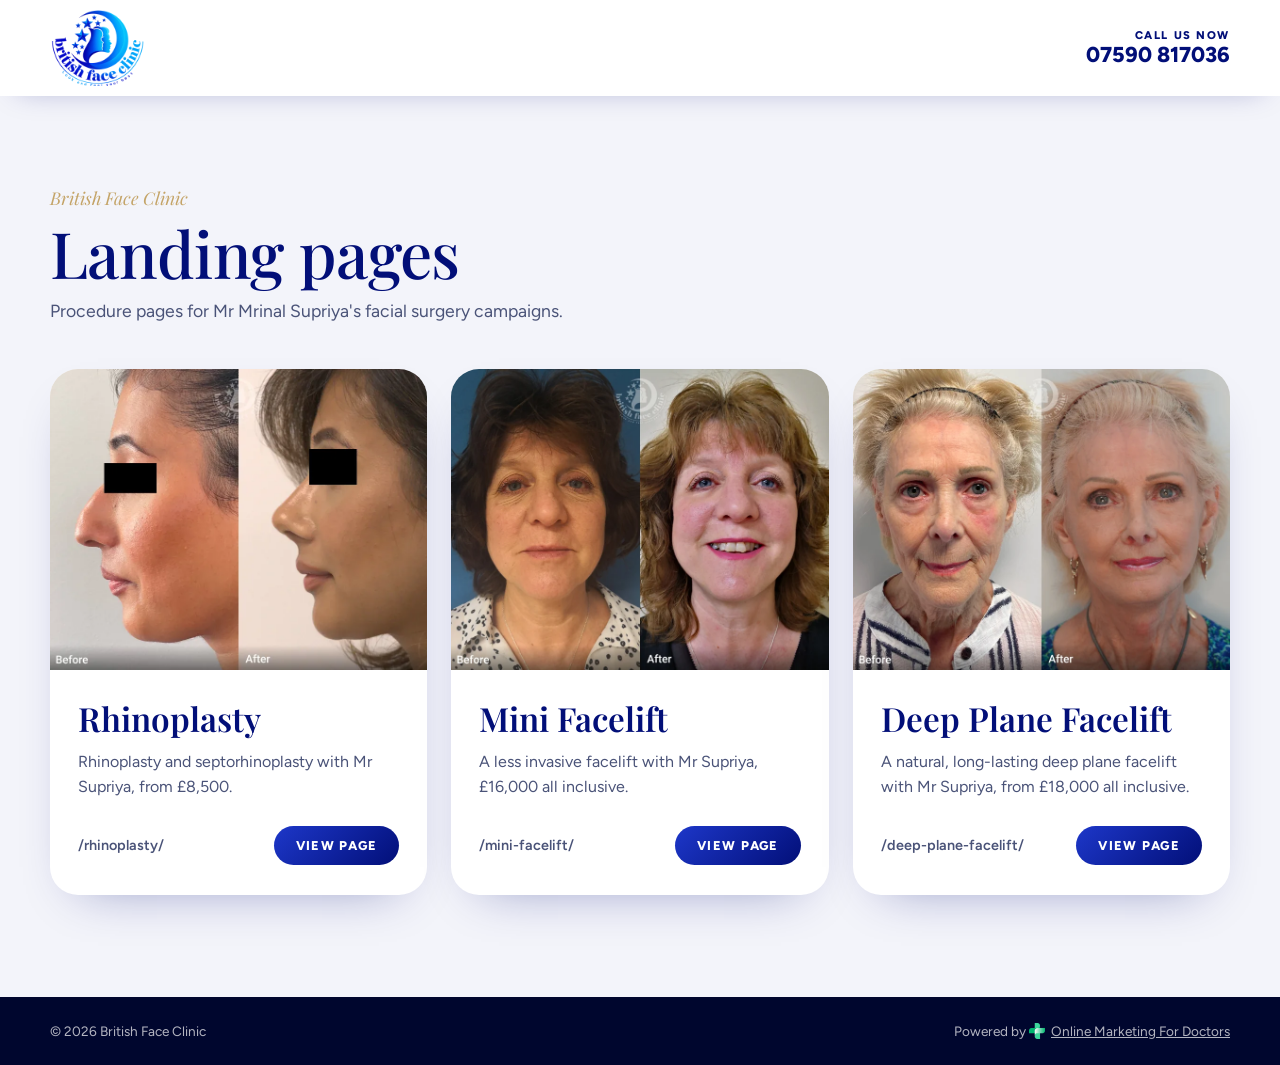
<file: index.html>
<!doctype html>
<html lang="en-GB">
<head>
  <!-- Google Tag Manager -->
  <script>(function(w,d,s,l,i){w[l]=w[l]||[];w[l].push({'gtm.start':
  new Date().getTime(),event:'gtm.js'});var f=d.getElementsByTagName(s)[0],
  j=d.createElement(s),dl=l!='dataLayer'?'&l='+l:'';j.async=true;j.src=
  'https://www.googletagmanager.com/gtm.js?id='+i+dl;f.parentNode.insertBefore(j,f);
  })(window,document,'script','dataLayer','GTM-TG6GB6L');</script>
  <!-- End Google Tag Manager -->
  <meta charset="utf-8">
  <meta name="viewport" content="width=device-width, initial-scale=1">
  <meta name="robots" content="noindex, nofollow, noarchive">
  <title>Landing pages | British Face Clinic</title>
  <meta name="theme-color" content="#020F78">
  <link rel="icon" href="/rhinoplasty/img/logo-bfc.webp" type="image/webp">
  <link rel="preconnect" href="https://fonts.googleapis.com">
  <link rel="preconnect" href="https://fonts.gstatic.com" crossorigin>
  <link href="https://fonts.googleapis.com/css2?family=Playfair+Display:ital,wght@0,400..800;1,400..700&family=Figtree:wght@400;500;600;700;800&display=swap" rel="stylesheet">
  <style>
    :root { --ink: #020F78; --ink-950: #00062E; --royal: #1D37C9; --gold: #C4A468; --gold-soft: #E3CC98; --porcelain: #F3F4FA; --muted: #4A5378; --serif: "Playfair Display", Georgia, serif; --sans: "Figtree", system-ui, sans-serif; }
    * { box-sizing: border-box; }
    body { margin: 0; font-variant-numeric: lining-nums; font-family: var(--sans); color: var(--ink-950); background: var(--porcelain); -webkit-font-smoothing: antialiased; }
    a { color: inherit; }
    .wrap { width: min(1180px, 100% - 32px); margin-inline: auto; }
    header { background: #fff; box-shadow: 0 10px 30px -18px rgba(2, 15, 120, .35); }
    header .wrap { display: flex; align-items: center; justify-content: space-between; gap: 20px; height: 96px; }
    header img { height: 76px; width: auto; display: block; }
    .phone { text-align: right; text-decoration: none; color: var(--ink); line-height: 1.15; }
    .phone span { display: block; font-size: .7rem; font-weight: 800; letter-spacing: .14em; }
    .phone strong { font-size: 1.35rem; font-weight: 800; }
    .intro { padding: clamp(48px, 7vw, 96px) 0 clamp(28px, 4vw, 48px); }
    .kicker { font-family: var(--serif); font-style: italic; color: var(--gold); font-size: 1.1rem; }
    h1 { font-family: var(--serif); font-weight: 500; color: var(--ink); font-size: clamp(2.4rem, 5vw, 4rem); line-height: 1.05; margin: 10px 0 14px; letter-spacing: -.01em; }
    .intro p { color: var(--muted); font-size: 1.1rem; max-width: 52ch; margin: 0; }
    .grid { display: grid; grid-template-columns: repeat(auto-fit, minmax(320px, 1fr)); gap: 24px; padding-bottom: clamp(64px, 8vw, 110px); }
    .card { display: flex; flex-direction: column; background: #fff; border-radius: 28px; overflow: hidden; text-decoration: none; box-shadow: 0 20px 50px -30px rgba(2, 15, 120, .45); transition: transform .35s ease, box-shadow .35s ease; }
    .card:hover, .card:focus-visible { transform: translateY(-6px); box-shadow: 0 34px 70px -34px rgba(2, 15, 120, .6); }
    .card:focus-visible { outline: 3px solid var(--gold); outline-offset: 4px; }
    .media { aspect-ratio: 800 / 639; overflow: hidden; background: var(--ink-950); }
    .media img { width: 100%; height: 100%; object-fit: cover; display: block; transition: transform .6s ease; }
    .card:hover .media img { transform: scale(1.04); }
    .body { padding: 26px 28px 30px; display: flex; flex-direction: column; gap: 10px; flex: 1; }
    .body h2 { font-family: var(--serif); font-weight: 600; color: var(--ink); font-size: clamp(1.7rem, 2.6vw, 2.2rem); margin: 0; }
    .body p { margin: 0; color: var(--muted); line-height: 1.55; }
    .meta { display: flex; flex-wrap: wrap; align-items: center; justify-content: space-between; gap: 12px; margin-top: auto; padding-top: 16px; }
    .path { font-size: .9rem; color: var(--muted); font-weight: 600; }
    .go { display: inline-flex; align-items: center; gap: 8px; padding: 12px 22px; border-radius: 999px; background: linear-gradient(135deg, var(--royal), var(--ink)); color: #fff; font-weight: 800; font-size: .8rem; letter-spacing: .1em; text-transform: uppercase; }
    footer { background: var(--ink-950); color: rgba(255,255,255,.7); font-size: .85rem; padding: 26px 0; }
    footer .wrap { display: flex; flex-wrap: wrap; justify-content: space-between; gap: 10px; }
    @media (max-width: 760px) {
      header .wrap { height: 76px; } header img { height: 58px; }
      .grid { grid-template-columns: 1fr; }
    }
  </style>
</head>
<body>
<!-- Google Tag Manager (noscript) -->
<noscript><iframe src="https://www.googletagmanager.com/ns.html?id=GTM-TG6GB6L"
height="0" width="0" style="display:none;visibility:hidden"></iframe></noscript>
<!-- End Google Tag Manager (noscript) -->

<header>
  <div class="wrap">
    <img src="/rhinoplasty/img/logo-bfc.webp" width="120" height="96" alt="British Face Clinic">
    <a class="phone" href="tel:+447590817036"><span>CALL US NOW</span><strong>07590 817036</strong></a>
  </div>
</header>

<main>
  <section class="intro wrap">
    <span class="kicker">British Face Clinic</span>
    <h1>Landing pages</h1>
    <p>Procedure pages for Mr Mrinal Supriya's facial surgery campaigns.</p>
  </section>

  <section class="wrap grid" aria-label="Landing pages">
    <a class="card" href="/rhinoplasty/">
      <div class="media"><img src="/rhinoplasty/img/ba/hero-1.webp" width="800" height="639" alt="Rhinoplasty patient before and after"></div>
      <div class="body">
        <h2>Rhinoplasty</h2>
        <p>Rhinoplasty and septorhinoplasty with Mr Supriya, from £8,500.</p>
        <div class="meta"><span class="path">/rhinoplasty/</span><span class="go">View page</span></div>
      </div>
    </a>
    <a class="card" href="/mini-facelift/">
      <div class="media"><img src="/mini-facelift/img/ba/p1-1.webp" width="800" height="639" alt="Mini facelift patient before and after"></div>
      <div class="body">
        <h2>Mini Facelift</h2>
        <p>A less invasive facelift with Mr Supriya, £16,000 all inclusive.</p>
        <div class="meta"><span class="path">/mini-facelift/</span><span class="go">View page</span></div>
      </div>
    </a>
    <a class="card" href="/deep-plane-facelift/">
      <div class="media"><img src="/deep-plane-facelift/img/ba/pf74-1.webp" width="800" height="639" alt="Deep plane facelift patient before and after"></div>
      <div class="body">
        <h2>Deep Plane Facelift</h2>
        <p>A natural, long-lasting deep plane facelift with Mr Supriya, from £18,000 all inclusive.</p>
        <div class="meta"><span class="path">/deep-plane-facelift/</span><span class="go">View page</span></div>
      </div>
    </a>
  </section>
</main>

<footer>
  <div class="wrap">
    <span>© <span data-year>2026</span> British Face Clinic</span>
    <span>Powered by <a href="https://onlinemarketingfordoctors.com/" target="_blank" rel="noopener"><img class="omd-icon" src="/rhinoplasty/img/omd-icon.webp" width="16" height="16" alt="" style="display:inline-block;width:16px;height:16px;vertical-align:-3px;margin-right:6px">Online Marketing For Doctors</a></span>
  </div>
</footer>
<script>document.querySelector('[data-year]').textContent = new Date().getFullYear();</script>
</body>
</html>
</file>
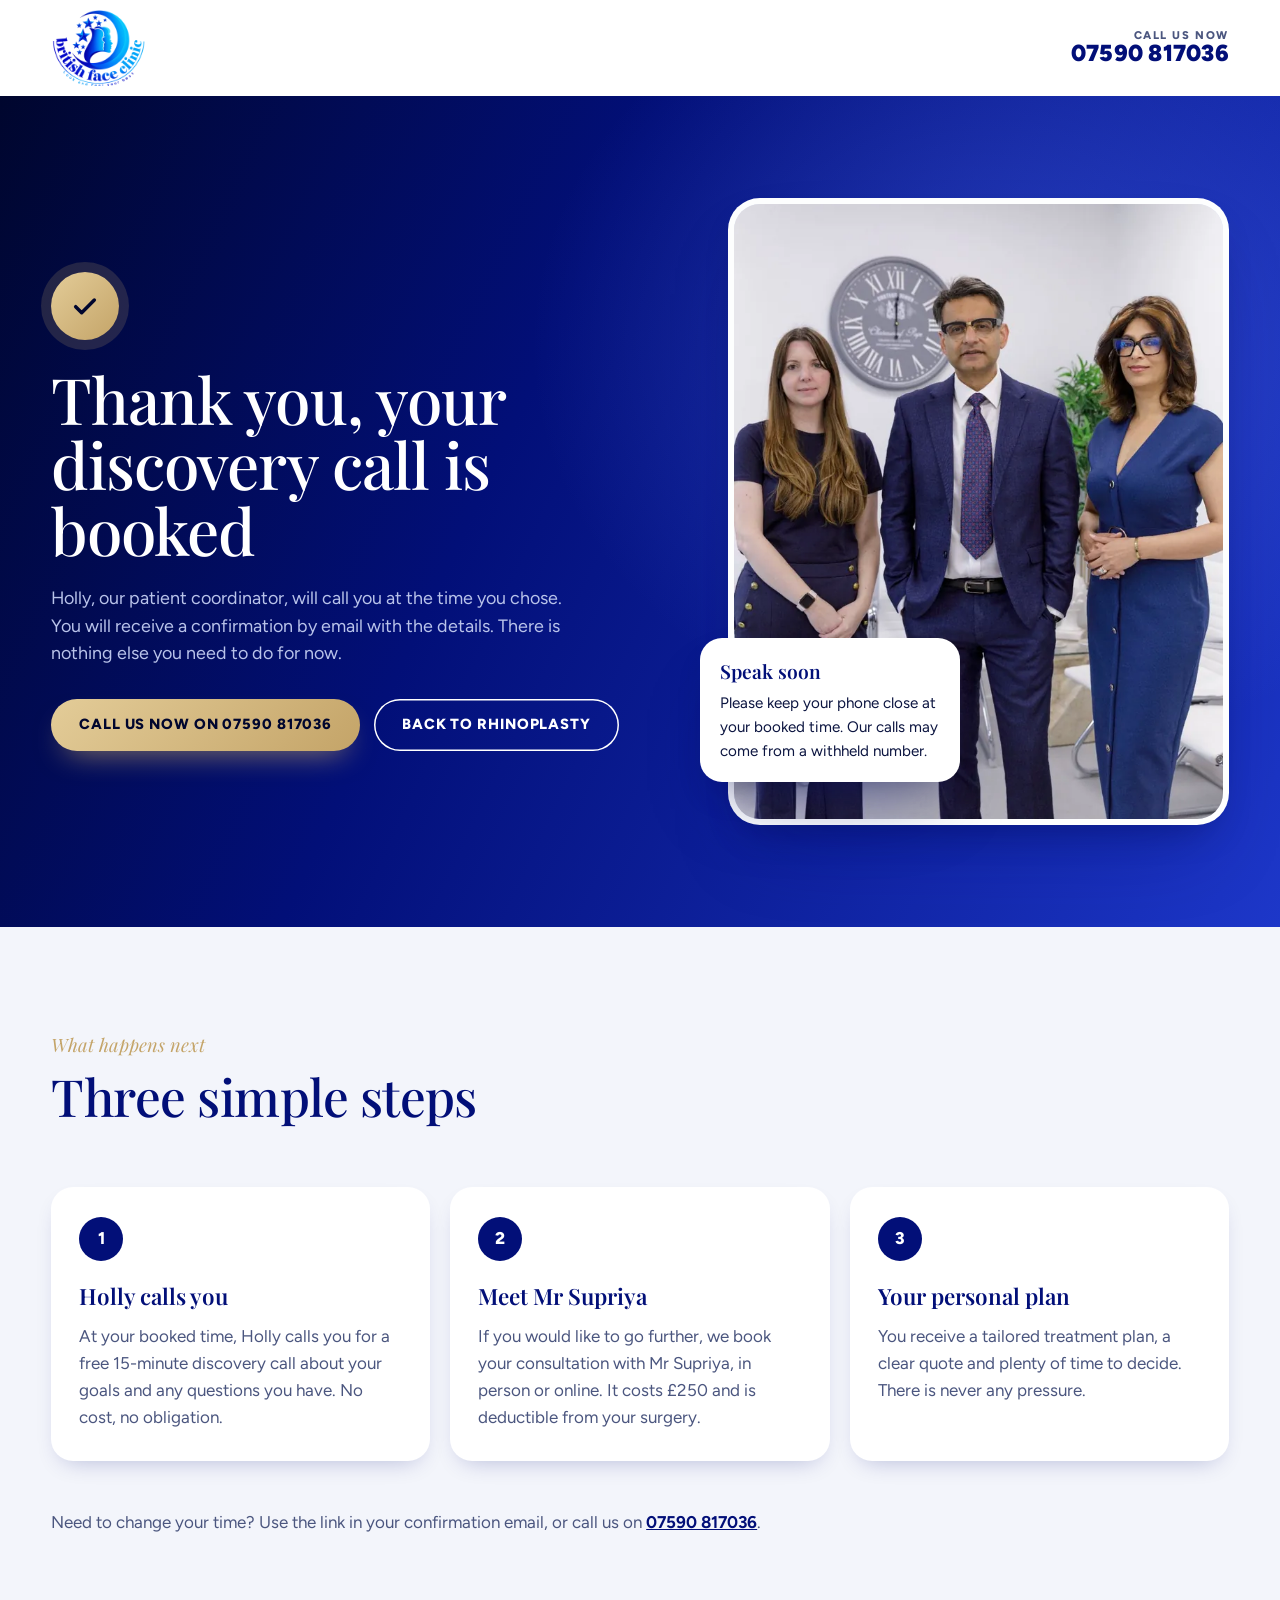
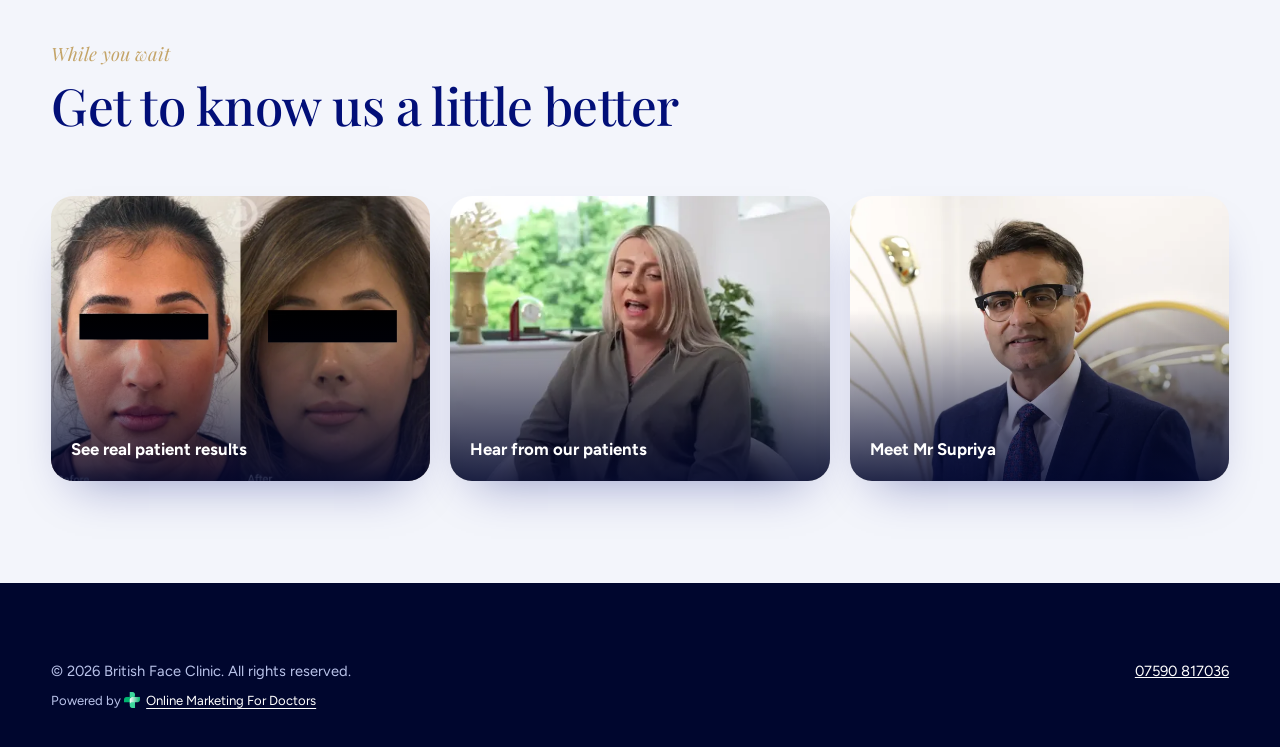
<file: thank-you-booking/index.html>
<!doctype html>
<html lang="en-GB">
<head>
  <!-- Google Tag Manager -->
  <script>(function(w,d,s,l,i){w[l]=w[l]||[];w[l].push({'gtm.start':
  new Date().getTime(),event:'gtm.js'});var f=d.getElementsByTagName(s)[0],
  j=d.createElement(s),dl=l!='dataLayer'?'&l='+l:'';j.async=true;j.src=
  'https://www.googletagmanager.com/gtm.js?id='+i+dl;f.parentNode.insertBefore(j,f);
  })(window,document,'script','dataLayer','GTM-TG6GB6L');</script>
  <!-- End Google Tag Manager -->
  <meta charset="utf-8">
  <meta name="viewport" content="width=device-width, initial-scale=1">
  <meta name="robots" content="noindex, nofollow, noarchive">
  <title>Your discovery call is booked | British Face Clinic</title>
  <meta name="theme-color" content="#020F78">
  <link rel="icon" href="/rhinoplasty/img/logo-bfc.webp" type="image/webp">
  <link rel="preconnect" href="https://fonts.googleapis.com">
  <link rel="preconnect" href="https://fonts.gstatic.com" crossorigin>
  <link href="https://fonts.googleapis.com/css2?family=Playfair+Display:ital,wght@0,400..800;1,400..700&family=Figtree:wght@400;500;600;700;800;900&display=swap" rel="stylesheet">
  <link rel="stylesheet" href="/rhinoplasty/styles.css">
  <style>
    .ty-header { background: #fff; box-shadow: 0 10px 30px -18px rgba(2, 15, 120, .35); }
    .ty-header .wrap { display: flex; align-items: center; justify-content: space-between; gap: 20px; height: 96px; }
    .ty-header .brand img { height: 76px; width: auto; }
    @media (max-width: 640px) { .ty-header .wrap { height: 76px; } .ty-header .brand img { height: 58px; } .ty-header .phone-block span { display: none; } .ty-header .phone-block strong { font-size: 1.15rem; } }

    .ty-hero { position: relative; overflow: hidden; color: #fff; padding: clamp(56px, 8vw, 110px) 0; background: linear-gradient(115deg, var(--ink-950) 0%, var(--ink) 40%, var(--royal) 100%); }
    .ty-hero::before { content: ""; position: absolute; inset: 0; pointer-events: none; background: radial-gradient(55% 70% at 80% 30%, rgba(90, 120, 255, .35), transparent 70%); }
    .ty-grid { position: relative; display: grid; grid-template-columns: 1.1fr .9fr; gap: clamp(32px, 5vw, 72px); align-items: center; }
    .ty-tick { width: 68px; height: 68px; border-radius: 50%; display: grid; place-items: center; background: linear-gradient(135deg, #e3cc98, var(--gold)); color: var(--ink-950); margin-bottom: 26px; box-shadow: 0 0 0 10px rgba(196, 164, 104, .18); }
    .ty-tick svg { width: 32px; height: 32px; }
    .ty-hero .display { font-size: clamp(2.4rem, 5vw, 4.4rem); max-width: 14ch; }
    .ty-hero .lede { color: var(--on-dark-muted); margin: 22px 0 32px; max-width: 48ch; }
    .ty-actions { display: flex; flex-wrap: wrap; gap: 14px; align-items: center; }
    .ty-actions .btn-ghost { color: #fff; }
    .ty-photo { position: relative; }
    .ty-photo .img-card { aspect-ratio: 4 / 5; border: 6px solid rgba(255,255,255,.95); }
    .ty-photo .note { position: absolute; left: -28px; bottom: 28px; max-width: 260px; background: #fff; color: var(--text); border-radius: var(--r-md); padding: 18px 20px; box-shadow: var(--shadow-lg); font-size: .95rem; }
    .ty-photo .note strong { display: block; font-family: var(--serif); font-size: 1.2rem; font-weight: 600; color: var(--ink); margin-bottom: 4px; }
    @media (max-width: 900px) { .ty-grid { grid-template-columns: 1fr; } .ty-photo { max-width: 420px; } .ty-photo .note { left: 12px; } }

    .ty-steps { padding: clamp(64px, 8vw, 110px) 0; }
    .ty-steps ol { list-style: none; margin: 0; padding: 0; display: grid; grid-template-columns: repeat(3, 1fr); gap: 20px; counter-reset: step; }
    .ty-steps li { background: #fff; border-radius: var(--r-md); padding: 30px 28px; box-shadow: var(--shadow-sm); counter-increment: step; }
    .ty-steps li::before { content: counter(step); display: grid; place-items: center; width: 44px; height: 44px; border-radius: 50%; background: var(--ink); color: #fff; font-weight: 800; margin-bottom: 18px; }
    .ty-steps h3 { font-family: var(--serif); font-size: 1.4rem; font-weight: 600; color: var(--ink); margin-bottom: 8px; }
    .ty-steps p { margin: 0; color: var(--muted); }
    .ty-steps .ty-change { margin: 48px 0 0; color: var(--muted); }
    .ty-steps .ty-change a { color: var(--ink); font-weight: 700; }
    @media (max-width: 860px) { .ty-steps ol { grid-template-columns: 1fr; } }

    .ty-more { padding: 0 0 clamp(64px, 8vw, 110px); }
    .ty-more-grid { display: grid; grid-template-columns: repeat(3, 1fr); gap: 20px; }
    .ty-card { position: relative; display: block; border-radius: var(--r-md); overflow: hidden; aspect-ratio: 4 / 3; color: #fff; text-decoration: none; box-shadow: var(--shadow-md); }
    .ty-card img { width: 100%; height: 100%; object-fit: cover; transition: transform .6s ease; }
    .ty-card:hover img { transform: scale(1.04); }
    .ty-card::after { content: ""; position: absolute; inset: 0; background: linear-gradient(180deg, transparent 40%, rgba(0, 6, 46, .85)); }
    .ty-card span { position: absolute; z-index: 1; left: 20px; right: 20px; bottom: 18px; font-weight: 700; font-size: 1.05rem; }
    @media (max-width: 860px) { .ty-more-grid { grid-template-columns: 1fr; } }
  </style>
</head>
<body>
<!-- Google Tag Manager (noscript) -->
<noscript><iframe src="https://www.googletagmanager.com/ns.html?id=GTM-TG6GB6L"
height="0" width="0" style="display:none;visibility:hidden"></iframe></noscript>
<!-- End Google Tag Manager (noscript) -->

<header class="ty-header">
  <div class="wrap">
    <a class="brand" href="/rhinoplasty/"><img src="/rhinoplasty/img/logo-bfc.webp" width="120" height="96" alt="British Face Clinic, back to the rhinoplasty page"></a>
    <a class="phone-block" href="tel:+447590817036"><span>CALL US NOW</span><strong>07590 817036</strong></a>
  </div>
</header>

<main id="main">
  <section class="ty-hero" aria-labelledby="ty-title">
    <div class="wrap ty-grid">
      <div>
        <div class="ty-tick" aria-hidden="true"><svg viewBox="0 0 24 24" fill="none" stroke="currentColor" stroke-width="2.6" stroke-linecap="round" stroke-linejoin="round"><path d="M5 12.5l4.5 4.5L19 7.5"/></svg></div>
        <h1 class="display" id="ty-title">Thank you, your discovery call is booked</h1>
        <p class="lede">Holly, our patient coordinator, will call you at the time you chose. You will receive a confirmation by email with the details. There is nothing else you need to do for now.</p>
        <div class="ty-actions">
          <a class="btn btn-gold" href="tel:+447590817036">Call us now on 07590 817036</a>
          <a class="btn btn-ghost" href="/rhinoplasty/">Back to rhinoplasty</a>
        </div>
      </div>
      <div class="ty-photo">
        <div class="img-card"><img src="/rhinoplasty/img/book-team.webp" srcset="/rhinoplasty/img/book-team-700.webp 700w, /rhinoplasty/img/book-team.webp 1067w" sizes="(max-width: 900px) 90vw, 40vw" width="1067" height="1600" alt="Mr Supriya with members of the British Face Clinic team"></div>
        <p class="note"><strong>Speak soon</strong>Please keep your phone close at your booked time. Our calls may come from a withheld number.</p>
      </div>
    </div>
  </section>

  <section class="ty-steps" aria-labelledby="steps-title">
    <div class="wrap">
      <div class="section-head">
        <span class="kicker">What happens next</span>
        <h2 class="h2" id="steps-title" style="color:var(--ink)">Three simple steps</h2>
      </div>
      <ol>
        <li><h3>Holly calls you</h3><p>At your booked time, Holly calls you for a free 15-minute discovery call about your goals and any questions you have. No cost, no obligation.</p></li>
        <li><h3>Meet Mr Supriya</h3><p>If you would like to go further, we book your consultation with Mr Supriya, in person or online. It costs £250 and is deductible from your surgery.</p></li>
        <li><h3>Your personal plan</h3><p>You receive a tailored treatment plan, a clear quote and plenty of time to decide. There is never any pressure.</p></li>
      </ol>
      <p class="ty-change">Need to change your time? Use the link in your confirmation email, or call us on <a href="tel:+447590817036">07590 817036</a>.</p>
    </div>
  </section>

  <section class="ty-more" aria-labelledby="more-title">
    <div class="wrap">
      <div class="section-head">
        <span class="kicker">While you wait</span>
        <h2 class="h2" id="more-title" style="color:var(--ink)">Get to know us a little better</h2>
      </div>
      <div class="ty-more-grid">
        <a class="ty-card" href="/rhinoplasty/#results"><img src="/rhinoplasty/img/ba/hero-3.webp" width="800" height="639" loading="lazy" alt=""><span>See real patient results</span></a>
        <a class="ty-card" href="/rhinoplasty/#reviews"><img src="/rhinoplasty/img/poster-anne-640.webp" width="640" height="360" loading="lazy" alt=""><span>Hear from our patients</span></a>
        <a class="ty-card" href="/rhinoplasty/#surgeon"><img src="/rhinoplasty/img/supriya-portrait-800.webp" width="800" height="1200" loading="lazy" alt="" style="object-position:50% 25%"><span>Meet Mr Supriya</span></a>
      </div>
    </div>
  </section>
</main>

<footer class="site-footer">
  <div class="wrap">
    <div class="f-bottom" style="margin-top:0;border-top:0;padding-top:0">
      <div class="f-legal">
        <span>© <span data-year>2026</span> British Face Clinic. All rights reserved.</span>
        <span class="f-credit">Powered by <a href="https://onlinemarketingfordoctors.com/" target="_blank" rel="noopener"><img class="omd-icon" src="/rhinoplasty/img/omd-icon.webp" width="16" height="16" alt="" style="display:inline-block;width:16px;height:16px;vertical-align:-3px;margin-right:6px">Online Marketing For Doctors</a></span>
      </div>
      <a href="tel:+447590817036">07590 817036</a>
    </div>
  </div>
</footer>
<script>document.querySelector('[data-year]').textContent = new Date().getFullYear();</script>
</body>
</html>
</file>
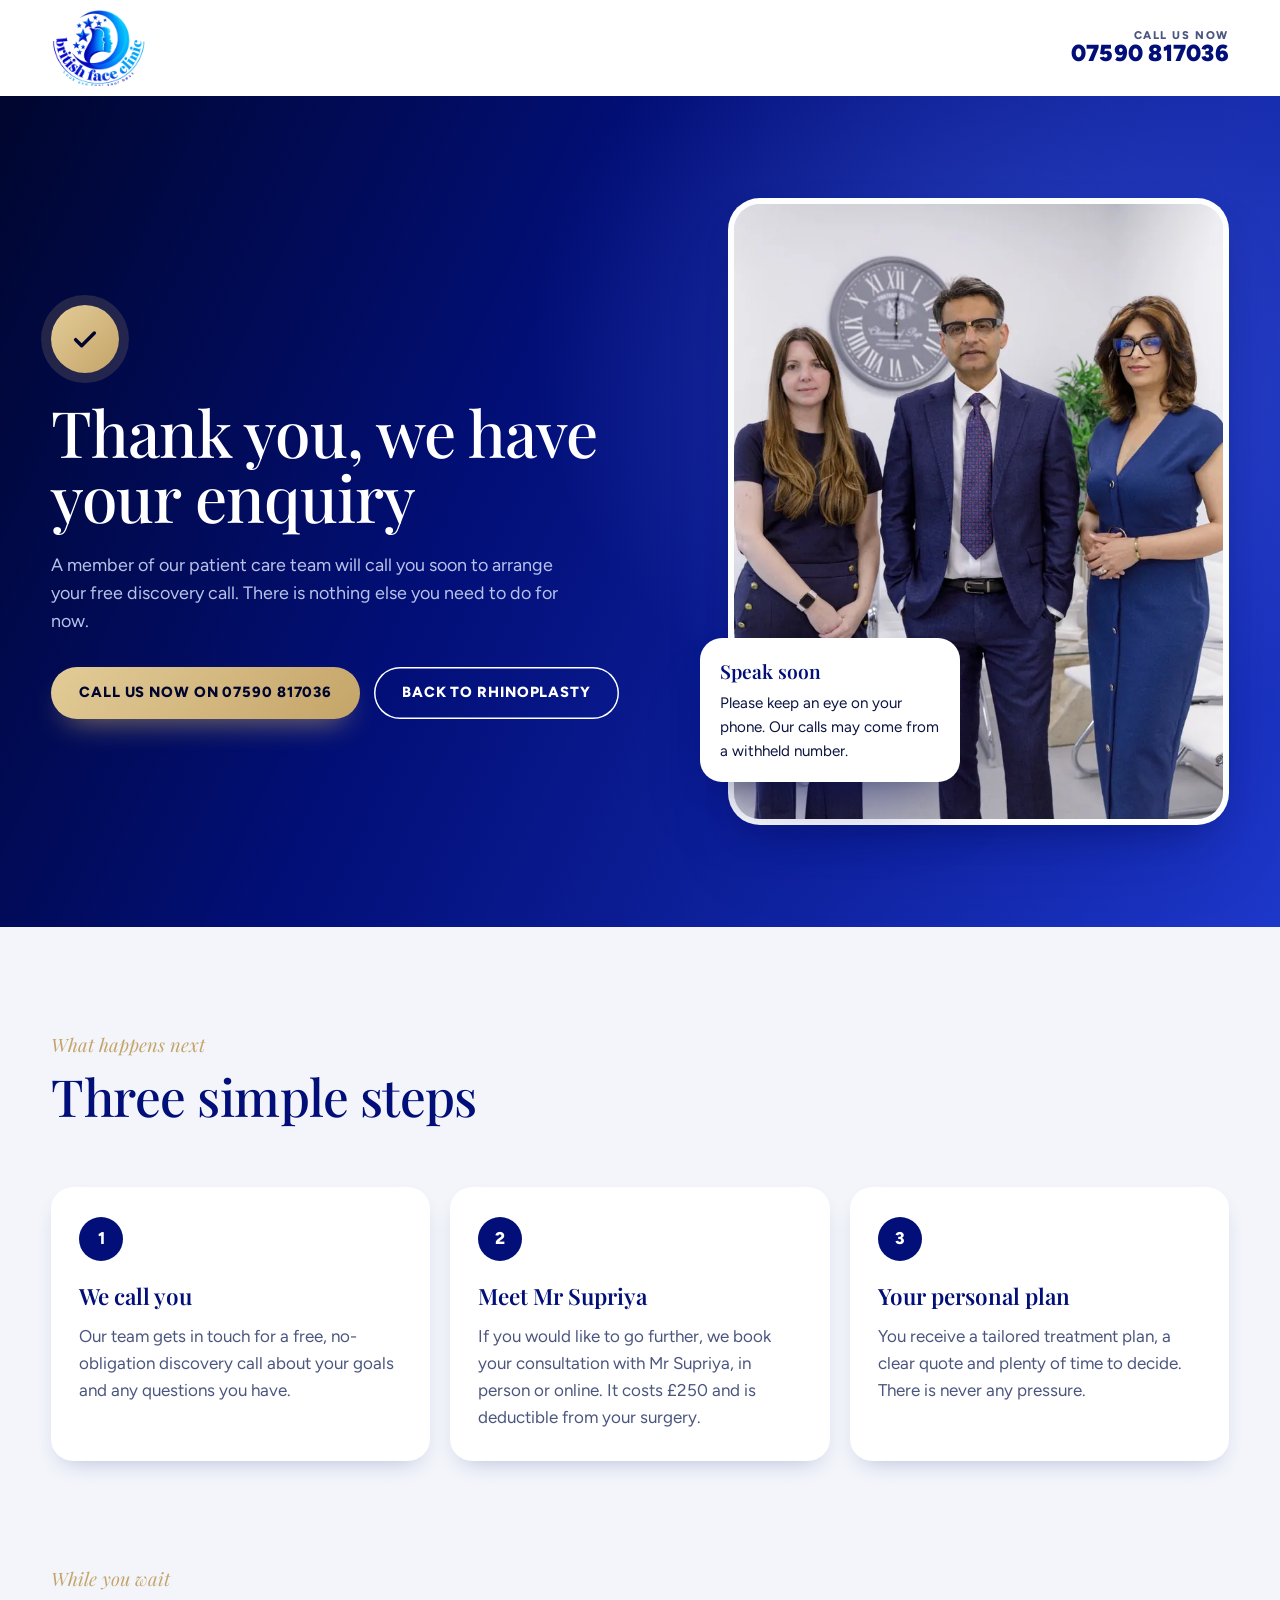
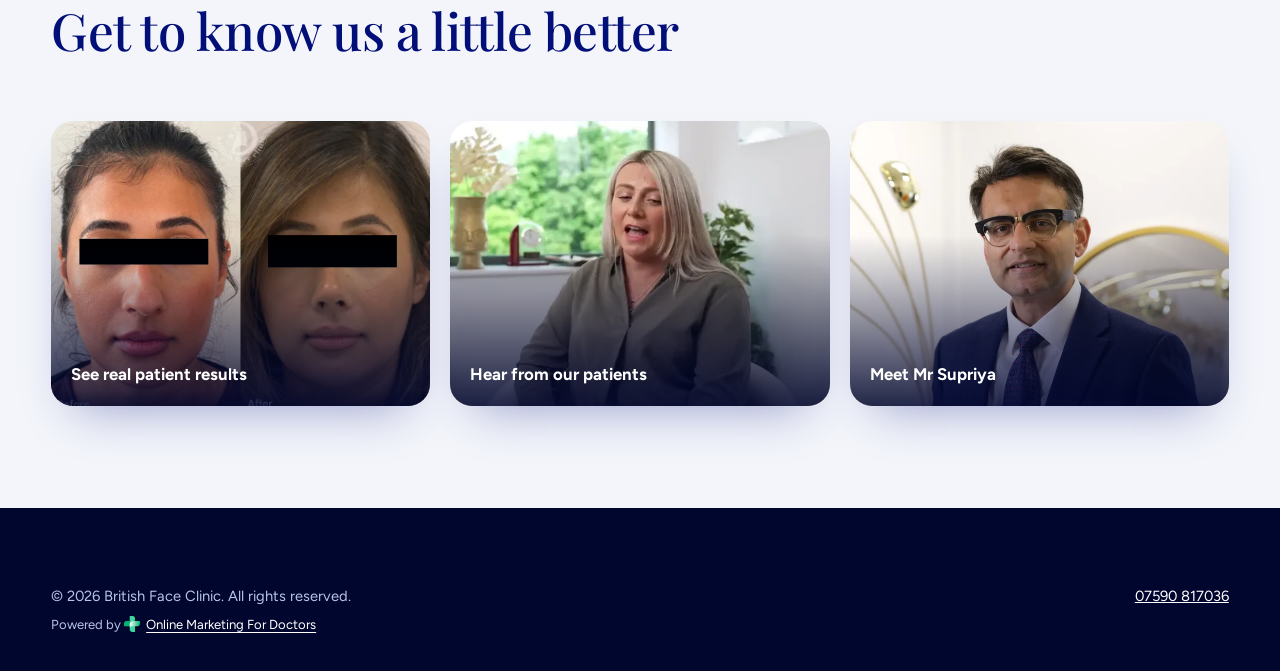
<file: thank-you-enquiry/index.html>
<!doctype html>
<html lang="en-GB">
<head>
  <!-- Google Tag Manager -->
  <script>(function(w,d,s,l,i){w[l]=w[l]||[];w[l].push({'gtm.start':
  new Date().getTime(),event:'gtm.js'});var f=d.getElementsByTagName(s)[0],
  j=d.createElement(s),dl=l!='dataLayer'?'&l='+l:'';j.async=true;j.src=
  'https://www.googletagmanager.com/gtm.js?id='+i+dl;f.parentNode.insertBefore(j,f);
  })(window,document,'script','dataLayer','GTM-TG6GB6L');</script>
  <!-- End Google Tag Manager -->
  <meta charset="utf-8">
  <meta name="viewport" content="width=device-width, initial-scale=1">
  <meta name="robots" content="noindex, nofollow, noarchive">
  <title>Thank you for your enquiry | British Face Clinic</title>
  <meta name="theme-color" content="#020F78">
  <link rel="icon" href="/rhinoplasty/img/logo-bfc.webp" type="image/webp">
  <link rel="preconnect" href="https://fonts.googleapis.com">
  <link rel="preconnect" href="https://fonts.gstatic.com" crossorigin>
  <link href="https://fonts.googleapis.com/css2?family=Playfair+Display:ital,wght@0,400..800;1,400..700&family=Figtree:wght@400;500;600;700;800;900&display=swap" rel="stylesheet">
  <link rel="stylesheet" href="/rhinoplasty/styles.css">
  <style>
    .ty-header { background: #fff; box-shadow: 0 10px 30px -18px rgba(2, 15, 120, .35); }
    .ty-header .wrap { display: flex; align-items: center; justify-content: space-between; gap: 20px; height: 96px; }
    .ty-header .brand img { height: 76px; width: auto; }
    @media (max-width: 640px) { .ty-header .wrap { height: 76px; } .ty-header .brand img { height: 58px; } .ty-header .phone-block span { display: none; } .ty-header .phone-block strong { font-size: 1.15rem; } }

    .ty-hero { position: relative; overflow: hidden; color: #fff; padding: clamp(56px, 8vw, 110px) 0; background: linear-gradient(115deg, var(--ink-950) 0%, var(--ink) 40%, var(--royal) 100%); }
    .ty-hero::before { content: ""; position: absolute; inset: 0; pointer-events: none; background: radial-gradient(55% 70% at 80% 30%, rgba(90, 120, 255, .35), transparent 70%); }
    .ty-grid { position: relative; display: grid; grid-template-columns: 1.1fr .9fr; gap: clamp(32px, 5vw, 72px); align-items: center; }
    .ty-tick { width: 68px; height: 68px; border-radius: 50%; display: grid; place-items: center; background: linear-gradient(135deg, #e3cc98, var(--gold)); color: var(--ink-950); margin-bottom: 26px; box-shadow: 0 0 0 10px rgba(196, 164, 104, .18); }
    .ty-tick svg { width: 32px; height: 32px; }
    .ty-hero .display { font-size: clamp(2.4rem, 5vw, 4.4rem); max-width: 14ch; }
    .ty-hero .lede { color: var(--on-dark-muted); margin: 22px 0 32px; max-width: 48ch; }
    .ty-actions { display: flex; flex-wrap: wrap; gap: 14px; align-items: center; }
    .ty-actions .btn-ghost { color: #fff; }
    .ty-photo { position: relative; }
    .ty-photo .img-card { aspect-ratio: 4 / 5; border: 6px solid rgba(255,255,255,.95); }
    .ty-photo .note { position: absolute; left: -28px; bottom: 28px; max-width: 260px; background: #fff; color: var(--text); border-radius: var(--r-md); padding: 18px 20px; box-shadow: var(--shadow-lg); font-size: .95rem; }
    .ty-photo .note strong { display: block; font-family: var(--serif); font-size: 1.2rem; font-weight: 600; color: var(--ink); margin-bottom: 4px; }
    @media (max-width: 900px) { .ty-grid { grid-template-columns: 1fr; } .ty-photo { max-width: 420px; } .ty-photo .note { left: 12px; } }

    .ty-steps { padding: clamp(64px, 8vw, 110px) 0; }
    .ty-steps ol { list-style: none; margin: 0; padding: 0; display: grid; grid-template-columns: repeat(3, 1fr); gap: 20px; counter-reset: step; }
    .ty-steps li { background: #fff; border-radius: var(--r-md); padding: 30px 28px; box-shadow: var(--shadow-sm); counter-increment: step; }
    .ty-steps li::before { content: counter(step); display: grid; place-items: center; width: 44px; height: 44px; border-radius: 50%; background: var(--ink); color: #fff; font-weight: 800; margin-bottom: 18px; }
    .ty-steps h3 { font-family: var(--serif); font-size: 1.4rem; font-weight: 600; color: var(--ink); margin-bottom: 8px; }
    .ty-steps p { margin: 0; color: var(--muted); }
    @media (max-width: 860px) { .ty-steps ol { grid-template-columns: 1fr; } }

    .ty-more { padding: 0 0 clamp(64px, 8vw, 110px); }
    .ty-more-grid { display: grid; grid-template-columns: repeat(3, 1fr); gap: 20px; }
    .ty-card { position: relative; display: block; border-radius: var(--r-md); overflow: hidden; aspect-ratio: 4 / 3; color: #fff; text-decoration: none; box-shadow: var(--shadow-md); }
    .ty-card img { width: 100%; height: 100%; object-fit: cover; transition: transform .6s ease; }
    .ty-card:hover img { transform: scale(1.04); }
    .ty-card::after { content: ""; position: absolute; inset: 0; background: linear-gradient(180deg, transparent 40%, rgba(0, 6, 46, .85)); }
    .ty-card span { position: absolute; z-index: 1; left: 20px; right: 20px; bottom: 18px; font-weight: 700; font-size: 1.05rem; }
    @media (max-width: 860px) { .ty-more-grid { grid-template-columns: 1fr; } }
  </style>
</head>
<body>
<!-- Google Tag Manager (noscript) -->
<noscript><iframe src="https://www.googletagmanager.com/ns.html?id=GTM-TG6GB6L"
height="0" width="0" style="display:none;visibility:hidden"></iframe></noscript>
<!-- End Google Tag Manager (noscript) -->

<header class="ty-header">
  <div class="wrap">
    <a class="brand" href="/rhinoplasty/"><img src="/rhinoplasty/img/logo-bfc.webp" width="120" height="96" alt="British Face Clinic, back to the rhinoplasty page"></a>
    <a class="phone-block" href="tel:+447590817036"><span>CALL US NOW</span><strong>07590 817036</strong></a>
  </div>
</header>

<main id="main">
  <section class="ty-hero" aria-labelledby="ty-title">
    <div class="wrap ty-grid">
      <div>
        <div class="ty-tick" aria-hidden="true"><svg viewBox="0 0 24 24" fill="none" stroke="currentColor" stroke-width="2.6" stroke-linecap="round" stroke-linejoin="round"><path d="M5 12.5l4.5 4.5L19 7.5"/></svg></div>
        <h1 class="display" id="ty-title">Thank you, we have your enquiry</h1>
        <p class="lede">A member of our patient care team will call you soon to arrange your free discovery call. There is nothing else you need to do for now.</p>
        <div class="ty-actions">
          <a class="btn btn-gold" href="tel:+447590817036">Call us now on 07590 817036</a>
          <a class="btn btn-ghost" href="/rhinoplasty/">Back to rhinoplasty</a>
        </div>
      </div>
      <div class="ty-photo">
        <div class="img-card"><img src="/rhinoplasty/img/book-team.webp" srcset="/rhinoplasty/img/book-team-700.webp 700w, /rhinoplasty/img/book-team.webp 1067w" sizes="(max-width: 900px) 90vw, 40vw" width="1067" height="1600" alt="Mr Supriya with members of the British Face Clinic team"></div>
        <p class="note"><strong>Speak soon</strong>Please keep an eye on your phone. Our calls may come from a withheld number.</p>
      </div>
    </div>
  </section>

  <section class="ty-steps" aria-labelledby="steps-title">
    <div class="wrap">
      <div class="section-head">
        <span class="kicker">What happens next</span>
        <h2 class="h2" id="steps-title" style="color:var(--ink)">Three simple steps</h2>
      </div>
      <ol>
        <li><h3>We call you</h3><p>Our team gets in touch for a free, no-obligation discovery call about your goals and any questions you have.</p></li>
        <li><h3>Meet Mr Supriya</h3><p>If you would like to go further, we book your consultation with Mr Supriya, in person or online. It costs £250 and is deductible from your surgery.</p></li>
        <li><h3>Your personal plan</h3><p>You receive a tailored treatment plan, a clear quote and plenty of time to decide. There is never any pressure.</p></li>
      </ol>
    </div>
  </section>

  <section class="ty-more" aria-labelledby="more-title">
    <div class="wrap">
      <div class="section-head">
        <span class="kicker">While you wait</span>
        <h2 class="h2" id="more-title" style="color:var(--ink)">Get to know us a little better</h2>
      </div>
      <div class="ty-more-grid">
        <a class="ty-card" href="/rhinoplasty/#results"><img src="/rhinoplasty/img/ba/hero-3.webp" width="800" height="639" loading="lazy" alt=""><span>See real patient results</span></a>
        <a class="ty-card" href="/rhinoplasty/#reviews"><img src="/rhinoplasty/img/poster-anne-640.webp" width="640" height="360" loading="lazy" alt=""><span>Hear from our patients</span></a>
        <a class="ty-card" href="/rhinoplasty/#surgeon"><img src="/rhinoplasty/img/supriya-portrait-800.webp" width="800" height="1200" loading="lazy" alt="" style="object-position:50% 25%"><span>Meet Mr Supriya</span></a>
      </div>
    </div>
  </section>
</main>

<footer class="site-footer">
  <div class="wrap">
    <div class="f-bottom" style="margin-top:0;border-top:0;padding-top:0">
      <div class="f-legal">
        <span>© <span data-year>2026</span> British Face Clinic. All rights reserved.</span>
        <span class="f-credit">Powered by <a href="https://onlinemarketingfordoctors.com/" target="_blank" rel="noopener"><img class="omd-icon" src="/rhinoplasty/img/omd-icon.webp" width="16" height="16" alt="" style="display:inline-block;width:16px;height:16px;vertical-align:-3px;margin-right:6px">Online Marketing For Doctors</a></span>
      </div>
      <a href="tel:+447590817036">07590 817036</a>
    </div>
  </div>
</footer>
<script>document.querySelector('[data-year]').textContent = new Date().getFullYear();</script>
</body>
</html>
</file>
<file: rhinoplasty/styles.css>
/* British Face Clinic: Rhinoplasty landing page */

:root {
  --ink: #020F78;
  --ink-800: #03127f;
  --ink-900: #010a52;
  --ink-950: #00062e;
  --royal: #1d37c9;
  --porcelain: #f3f5fb;
  --mist: #dde4f6;
  --gold: #c4a468;
  --gold-soft: #eadfc6;
  --white: #ffffff;
  --text: #0c1540;
  --muted: #4b567f;
  --on-dark-muted: #b9c3ea;

  --serif: "Playfair Display", Georgia, serif;
  --sans: "Figtree", "Helvetica Neue", Arial, sans-serif;

  --r-lg: 32px;
  --r-md: 22px;
  --r-sm: 14px;
  --shadow-lg: 0 40px 80px -30px rgba(2, 15, 120, .45), 0 18px 36px -18px rgba(0, 6, 46, .35);
  --shadow-md: 0 24px 48px -24px rgba(2, 15, 120, .40);
  --shadow-sm: 0 10px 24px -12px rgba(2, 15, 120, .30);

  --gutter: clamp(16px, 4vw, 56px);
  --maxw: 1320px;
  --header-h: 112px;
  --header-compact: 76px;
}

*, *::before, *::after { box-sizing: border-box; }
html { scroll-behavior: smooth; scroll-padding-top: calc(var(--header-compact) + 12px); -webkit-text-size-adjust: 100%; }
body {
  margin: 0;
  font-family: var(--sans);
  font-size: 17px;
  line-height: 1.6;
  color: var(--text);
  background: var(--porcelain);
  -webkit-font-smoothing: antialiased;
  overflow-x: hidden;
}
@supports (overflow: clip) { html, body { overflow-x: clip; } }
img, video, iframe { display: block; max-width: 100%; }
img { height: auto; }
a { color: inherit; }
button { font: inherit; color: inherit; cursor: pointer; }
h1, h2, h3, h4 { margin: 0; font-weight: 500; }
p { margin: 0 0 1em; }
ul { margin: 0; padding: 0; list-style: none; }

:focus-visible { outline: 3px solid var(--gold); outline-offset: 3px; border-radius: 6px; }
.sr-only { position: absolute; width: 1px; height: 1px; overflow: hidden; clip: rect(0 0 0 0); white-space: nowrap; }
.skip { position: absolute; left: 16px; top: -60px; z-index: 200; background: var(--gold); color: var(--ink-950); padding: 10px 16px; border-radius: 10px; font-weight: 700; }
.skip:focus { top: 12px; }

.wrap { width: 100%; max-width: var(--maxw); margin: 0 auto; padding: 0 var(--gutter); }

/* Type */
.display {
  font-family: var(--serif);
  font-weight: 500;
  letter-spacing: -.015em;
  line-height: 1.02;
  font-size: clamp(2.6rem, 5.6vw, 5.2rem);
}
.h2 {
  font-family: var(--serif);
  font-weight: 500;
  letter-spacing: -.01em;
  line-height: 1.06;
  font-size: clamp(2.1rem, 4vw, 3.6rem);
  text-wrap: balance;
}
.h3 { font-family: var(--serif); font-size: clamp(1.4rem, 2vw, 1.8rem); line-height: 1.15; }
.lede { font-size: clamp(1.08rem, 1.4vw, 1.25rem); line-height: 1.55; color: var(--muted); max-width: 60ch; }
.on-dark { color: var(--white); }
.on-dark .lede, .on-dark .muted { color: var(--on-dark-muted); }
.muted { color: var(--muted); }
.kicker { font-family: var(--serif); font-style: italic; font-size: 1.15rem; color: var(--gold); margin-bottom: .6rem; display: block; }

/* Buttons */
.btn {
  display: inline-flex; align-items: center; justify-content: center; gap: .6em;
  min-height: 52px; padding: 0 28px;
  border-radius: 999px; border: 0;
  font-family: var(--sans); font-weight: 800; font-size: .92rem; letter-spacing: .06em; text-transform: uppercase;
  text-decoration: none; white-space: nowrap;
  transition: transform .25s ease, box-shadow .25s ease, background-color .25s ease;
}
.btn-primary { background: linear-gradient(135deg, var(--royal), var(--ink) 60%); color: var(--white); box-shadow: 0 14px 30px -12px rgba(2, 15, 120, .7); }
.btn-primary:hover { transform: translateY(-2px); box-shadow: 0 20px 36px -14px rgba(2, 15, 120, .8); }
.btn-gold { background: linear-gradient(135deg, #e3cc98, var(--gold)); color: var(--ink-950); box-shadow: 0 14px 30px -14px rgba(196, 164, 104, .8); }
.btn-gold:hover { transform: translateY(-2px); }
.btn-ghost { background: transparent; color: inherit; box-shadow: inset 0 0 0 1.5px currentColor; }
.btn-ghost:hover { background: rgba(255,255,255,.08); }
.btn svg { width: 18px; height: 18px; flex: none; }

[class$="-grid"] > *, .price-row > *, .why-bento > * { min-width: 0; }
.h2 + .lede { margin-top: 18px; }
@media (max-width: 560px) {
  .btn { white-space: normal; text-align: center; line-height: 1.25; padding: 14px 24px; }
}

/* ------------------------------------------------ Header */
.site-header {
  position: sticky; top: 0; z-index: 100;
  background: rgba(243, 245, 251, .86);
  backdrop-filter: saturate(160%) blur(14px);
  -webkit-backdrop-filter: saturate(160%) blur(14px);
  transition: box-shadow .3s ease, background-color .3s ease;
}
.site-header.is-scrolled { background: rgba(255,255,255,.94); box-shadow: 0 10px 30px -18px rgba(2, 15, 120, .45); }
.header-inner {
  display: grid;
  grid-template-columns: auto 1fr auto;
  align-items: center;
  gap: 24px;
  height: var(--header-h);
  transition: height .35s ease;
}
.brand { display: flex; align-items: center; gap: 12px; text-decoration: none; }
.brand img { width: auto; height: 92px; transition: height .35s ease; }
/* Sticky state: shorter bar, smaller logo */
.site-header.is-scrolled .header-inner { height: var(--header-compact); }
.site-header.is-scrolled .brand img { height: 58px; }
.main-nav { justify-self: center; }
.main-nav ul { display: flex; gap: clamp(14px, 1.8vw, 30px); }
.main-nav a {
  text-decoration: none; font-weight: 800; font-size: .82rem; letter-spacing: .1em; text-transform: uppercase; color: var(--ink);
  position: relative; padding: 6px 0;
}
.main-nav a::after { content: ""; position: absolute; left: 0; right: 0; bottom: 0; height: 2px; background: var(--gold); transform: scaleX(0); transform-origin: left; transition: transform .3s ease; }
.main-nav a:hover::after, .main-nav a[aria-current="true"]::after { transform: scaleX(1); }
.header-cta { display: flex; align-items: center; gap: 22px; }
.phone-block { text-decoration: none; display: grid; line-height: 1.1; text-align: right; }
.phone-block span { font-size: .7rem; font-weight: 800; letter-spacing: .14em; color: var(--muted); }
.phone-block strong { font-size: 1.45rem; font-weight: 900; color: var(--ink); letter-spacing: .01em; }
.header-mobile { display: none; }
.icon-btn { width: 46px; height: 46px; border-radius: 50%; border: 0; display: grid; place-items: center; background: var(--white); color: var(--ink); box-shadow: var(--shadow-sm); text-decoration: none; }
.icon-btn svg { width: 22px; height: 22px; }
.mobile-book { display: none; }

.mobile-menu {
  position: fixed; inset: 0; z-index: 150;
  background: linear-gradient(160deg, var(--ink) 0%, var(--ink-950) 100%);
  color: var(--white);
  padding: 24px var(--gutter) 40px;
  display: flex; flex-direction: column;
  transform: translateY(-100%); visibility: hidden;
  transition: transform .45s cubic-bezier(.7,0,.2,1), visibility 0s linear .45s;
}
.mobile-menu.is-open { transform: none; visibility: visible; transition: transform .45s cubic-bezier(.7,0,.2,1); }
.mobile-menu .close { align-self: flex-end; }
.mobile-menu nav ul { display: grid; gap: 6px; margin: 30px 0; }
.mobile-menu nav a { font-weight: 800; letter-spacing: .1em; text-transform: uppercase; text-decoration: none; font-size: 1.3rem; display: block; padding: 10px 0; border-bottom: 1px solid rgba(255,255,255,.12); }
.mobile-menu .btn { margin-top: auto; }
.mobile-menu .phone-line { margin-top: 16px; text-align: center; font-weight: 900; font-size: 1.4rem; text-decoration: none; }

@media (max-width: 1180px) {
  .main-nav ul { gap: 14px; }
  .phone-block strong { font-size: 1.2rem; }
}
@media (max-width: 1020px) {
  :root { --header-h: 84px; --header-compact: 68px; }
  .main-nav, .header-cta { display: none; }
  .header-inner { grid-template-columns: 1fr auto; }
  .header-mobile { display: flex; gap: 10px; }
  .brand img { width: auto; height: 66px; }
  .site-header.is-scrolled .brand { display: none; }
  .site-header.is-scrolled .mobile-book { display: inline-flex; min-height: 46px; padding: 0 18px; font-size: .74rem; letter-spacing: .04em; white-space: nowrap; justify-self: start; }
}

/* ------------------------------------------------ Hero */
.hero {
  position: relative; padding: clamp(48px, 6vw, 90px) 0; overflow: hidden; color: #fff;
  background: linear-gradient(115deg, var(--ink-950) 0%, var(--ink) 38%, var(--royal) 100%);
}
.hero::before {
  content: ""; position: absolute; inset: 0; pointer-events: none;
  background:
    radial-gradient(55% 70% at 78% 35%, rgba(90, 120, 255, .38), transparent 70%),
    radial-gradient(40% 50% at 8% 100%, rgba(196, 164, 104, .16), transparent 70%);
}
.hero-grid { position: relative; display: grid; grid-template-columns: .8fr 1.2fr; gap: clamp(32px, 3.5vw, 48px); align-items: center; }
.hero-copy .display { color: #fff; max-width: 11ch; }
.hero-eyebrow { color: var(--gold-soft); margin-bottom: 14px; }
.hero-sub { margin: 22px 0 26px; font-size: clamp(1.1rem, 1.5vw, 1.3rem); color: var(--on-dark-muted); max-width: 44ch; }
.hero-points { display: grid; gap: 12px; margin: 30px 0 34px; }
.hero-points li { display: flex; gap: 14px; align-items: flex-start; font-weight: 600; }
.hero-points li svg { flex: none; width: 24px; height: 24px; margin-top: 1px; color: var(--gold); }
.hero-actions { display: flex; flex-wrap: wrap; gap: 14px; align-items: center; }
.hero-actions .tel-link { font-weight: 700; color: #fff; text-decoration: none; border-bottom: 1.5px solid var(--gold); padding-bottom: 2px; }

/* Media column bleeds into the right margin so the video can run larger */
.hero-media { position: relative; padding: 110px 0 110px 60px; margin-right: calc(-1 * min(100px, var(--gutter) + max(0px, (100vw - var(--maxw)) / 2) - 24px)); }
.video-frame {
  position: relative; z-index: 2;
  border-radius: var(--r-lg); overflow: hidden; aspect-ratio: 16 / 9;
  background: var(--ink-950); box-shadow: var(--shadow-lg);
  border: 6px solid rgba(255,255,255,.95);
}
.video-poster { position: absolute; inset: 0; width: 100%; height: 100%; object-fit: cover; }
.video-poster { transition: opacity .6s ease; }
/* Hidden from first paint; shown only if the loop can't play */
.js .video-poster:not(.is-shown) { opacity: 0; }
.video-bg { position: absolute; inset: 0; overflow: hidden; pointer-events: none; }
/* Oversize the muted loop so YouTube's own chrome falls outside the rounded frame */
.video-bg iframe { position: absolute; left: 50%; top: 50%; width: 122%; height: 122%; translate: -50% -50%; border: 0; opacity: 0; transition: opacity .8s ease; }
.video-bg iframe.is-live { opacity: 1; }
.video-open { position: absolute; inset: 0; width: 100%; height: 100%; border: 0; padding: 0; background: transparent; cursor: pointer; }
.sound-btn {
  position: absolute; right: 16px; bottom: 16px; z-index: 2;
  display: inline-flex; align-items: center; gap: 8px;
  padding: 10px 16px 10px 12px; border: 0; border-radius: 999px;
  background: rgba(255,255,255,.94); color: var(--ink);
  font-weight: 800; font-size: .8rem; letter-spacing: .04em;
  box-shadow: 0 10px 24px -10px rgba(0, 6, 46, .7);
  transition: transform .25s ease, background-color .25s ease;
}
.sound-btn:hover { transform: translateY(-2px); background: #fff; }
.sound-btn svg { width: 20px; height: 20px; }

.video-lightbox {
  width: min(1100px, 92vw); max-width: none; padding: 0; border: 0; border-radius: var(--r-md);
  background: #000; overflow: visible; box-shadow: 0 50px 120px -30px rgba(0,0,0,.8);
}
.video-lightbox::backdrop { background: rgba(0, 6, 46, .88); backdrop-filter: blur(6px); -webkit-backdrop-filter: blur(6px); }
.video-lightbox[open] { animation: lb-in .35s cubic-bezier(.2,.7,.2,1); }
@keyframes lb-in { from { opacity: 0; transform: scale(.96); } to { opacity: 1; transform: none; } }
.lb-frame { aspect-ratio: 16 / 9; border-radius: var(--r-md); overflow: hidden; }
.lb-frame iframe { width: 100%; height: 100%; border: 0; }
.lb-frame video { width: 100%; height: 100%; background: #000; }
.loop-video { position: relative; }
.loop-video video { width: 100%; height: 100%; object-fit: cover; display: block; }
.loop-video .tag { pointer-events: none; }
/* Top corner keeps the button clear of the overlapping illustration */
.cando-video .sound-btn { top: 16px; bottom: auto; }
.lb-close { position: absolute; top: -58px; right: 0; }

.sat { position: absolute; border-radius: var(--r-md); overflow: hidden; box-shadow: var(--shadow-md); border: 5px solid #fff; }
.sat img { width: 100%; height: 100%; object-fit: cover; }
.sat-1 { width: 21%; aspect-ratio: 4/5; left: -30px; top: -10px; z-index: 3; }

/* Text-only review ratings under the hero CTAs */
.hero-ratings { display: flex; flex-wrap: wrap; gap: 14px 40px; margin-top: 34px; padding-top: 26px; border-top: 1px solid rgba(255,255,255,.16); }
.rating { display: grid; grid-template-columns: auto auto; grid-template-areas: "logo logo" "score stars" "score count"; align-items: center; column-gap: 12px; row-gap: 2px; color: #fff; text-decoration: none; }
.r-logo { grid-area: logo; display: flex; align-items: center; gap: 7px; height: 26px; margin-bottom: 6px; font-weight: 700; font-size: 1.05rem; }
.r-logo img { height: 24px; width: auto; }
.r-logo-google img { height: 20px; }
.r-score { grid-area: score; font-size: 2.3rem; font-weight: 800; line-height: 1; letter-spacing: -.02em; }
.r-score small { font-size: .9rem; font-weight: 600; color: var(--on-dark-muted); margin-left: 2px; }
.r-stars { grid-area: stars; display: flex; gap: 3px; }
.r-stars svg { width: 17px; height: 17px; }
.r-google .r-stars svg { fill: #fbbc04; }
.r-doctify .r-stars svg { fill: #5de0c6; }
.r-count { grid-area: count; font-size: .85rem; color: var(--on-dark-muted); }
.rating:hover .r-count { color: #fff; text-decoration: underline; }
/* Desktop: ratings sit in the hero's top-right corner */
@media (min-width: 1021px) {
  .hero-ratings { position: absolute; top: 0; right: 0; z-index: 4; margin: 0; padding: 0; border: 0; gap: 36px; }
}
/* Starting price under the video */
.hero-price { position: absolute; left: 60px; bottom: 16px; z-index: 3; display: grid; grid-template-columns: auto auto; grid-template-areas: "label label" "amount note"; align-items: end; column-gap: 16px; color: #fff; text-decoration: none; }
.hp-label { grid-area: label; font-size: .95rem; font-weight: 600; color: var(--on-dark-muted); margin-bottom: 2px; }
.hp-amount { grid-area: amount; font-family: var(--serif); font-size: clamp(2.4rem, 3.4vw, 3.2rem); font-weight: 600; line-height: 1; color: var(--gold-soft); }
.hp-note { grid-area: note; font-size: .9rem; color: var(--on-dark-muted); padding-bottom: 6px; }
.hero-price:hover .hp-note { color: #fff; text-decoration: underline; }
@media (max-width: 1020px) {
  .hero-price { position: static; margin: 22px auto 0; width: max-content; max-width: 100%; justify-items: center; grid-template-columns: auto; grid-template-areas: "label" "amount" "note"; text-align: center; }
  .hp-note { padding: 4px 0 0; }
}
/* Hero sound button sits bottom left, clear of the results card */
#hero-video .sound-btn { right: auto; left: 16px; }
/* Small rotating before and after card on the video's bottom-right corner */
.ba-mini {
  position: absolute; z-index: 3; right: 24px; bottom: 50px; width: 30%;
  display: block; padding: 0; cursor: zoom-in; text-align: left; border-radius: var(--r-md); overflow: hidden; background: #fff;
  border: 5px solid #fff; box-shadow: var(--shadow-lg); text-decoration: none; transition: transform .3s ease;
}
.ba-mini:hover { transform: translateY(-4px); }
.ba-mini:focus { outline: none; }
.ba-mini:focus-visible { outline: 2px solid #fff; outline-offset: 3px; }
.ba-mini-track { position: relative; display: block; aspect-ratio: 800 / 639; border-radius: calc(var(--r-md) - 6px); overflow: hidden; }
.ba-mini-track img { position: absolute; inset: 0; width: 100%; height: 100%; object-fit: cover; opacity: 0; transition: opacity .9s ease; }
.ba-mini-track img.is-on { opacity: 1; }
.ba-mini-label { display: flex; justify-content: space-between; align-items: center; padding: 8px 6px 3px; font-size: .78rem; font-weight: 800; color: var(--ink); }
.ba-mini-dots { display: flex; gap: 4px; }
.ba-mini-dots i { width: 6px; height: 6px; border-radius: 99px; background: rgba(2, 15, 120, .22); transition: width .3s ease, background-color .3s ease; }
.ba-mini-dots i.is-on { width: 16px; background: var(--ink); }
.badge-doctify { border-radius: 18px; overflow: hidden; box-shadow: var(--shadow-md); background: var(--ink-950); display: flex; }
a.badge-doctify { transition: transform .25s ease, box-shadow .25s ease; }
a.badge-doctify:hover { transform: translateY(-3px); box-shadow: var(--shadow-lg); }
.badge-doctify img { height: 86px; width: auto; }


.hero-copy > * { opacity: 0; transform: translateY(18px); }
.is-ready .hero-copy > * { animation: rise .9s cubic-bezier(.2,.7,.2,1) forwards; }
.is-ready .hero-copy > *:nth-child(2) { animation-delay: .1s; }
.is-ready .hero-copy > *:nth-child(3) { animation-delay: .2s; }
.is-ready .hero-copy > *:nth-child(4) { animation-delay: .3s; }
.is-ready .hero-copy > *:nth-child(5) { animation-delay: .4s; }
.is-ready .hero-copy > *:nth-child(6) { animation-delay: .5s; }
@keyframes rise { to { opacity: 1; transform: none; } }

@media (max-width: 1020px) {
  .hero-grid { grid-template-columns: 1fr; gap: 0; }
  /* Stacked: let the copy's children join the grid so the media can sit
     between the intro sentence and the selling points */
  .hero-copy { display: contents; }
  .hero-eyebrow { order: 0; }
  .hero-copy .display { order: 1; max-width: 14ch; }
  .hero-sub { order: 2; }
  .hero-media { order: 3; margin-bottom: 6px; }
  .hero-points { order: 4; }
  .hero-actions { order: 5; }
  .hero-ratings { order: 6; }
}
@media (max-width: 480px) {
  .hero-ratings { gap: 14px 22px; flex-wrap: nowrap; }
  .rating { column-gap: 8px; }
  .r-score { font-size: 1.8rem; }
  .r-stars svg { width: 13px; height: 13px; }
  .r-count { font-size: .76rem; }
  .r-logo { font-size: .95rem; }
  .r-logo img { height: 20px; }
  .r-logo-google img { height: 17px; }
  .hero { padding-bottom: 50px; }
  .hero-media { padding: 70px 10px 140px 40px; margin-right: 0; }
  .sat-1 { left: 0; top: 0; }
}
@media (max-width: 640px) {
  /* Centred on a phone: stacked, the call to action and the ratings are the
     only things left of a column this narrow, and reading them off the left
     edge under a centred video looks like an alignment slip. */
  .hero-actions { justify-content: center; }
  .hero-ratings { justify-content: center; }
  .hero-media { padding: 64px 0 150px; }
  .sat-1 { width: 28%; }
  .video-frame { border-width: 4px; width: 100%; margin: 0; }
  .badge-doctify img { height: 70px; }
  .sound-btn { right: 10px; bottom: 10px; padding: 8px 12px 8px 10px; font-size: .72rem; }
  #hero-video .sound-btn { left: 10px; }
  .ba-mini-label { font-size: .7rem; padding: 6px 4px 2px; }
  /* Phones: no surgeon photo, sound button top right, results card
     centred below the video and overlapping its lower edge */
  .hero-media { padding: 28px 0 0; }
  .sat-1 { display: none; }
  #hero-video .sound-btn { left: auto; right: 10px; top: 10px; bottom: auto; }
  .ba-mini { position: relative; right: auto; bottom: auto; width: 62%; margin: -40px auto 0; border-width: 4px; }
  .hero-copy .display { text-align: center; max-width: none; text-wrap: balance; }
  .hero-eyebrow, .hero-sub { text-align: center; margin-left: auto; margin-right: auto; }
  .videos .quote-float { display: none; }
}

/* ------------------------------------------------ Section scaffolding */
.section { position: relative; padding: clamp(80px, 10vw, 150px) 0; }
.section-head { max-width: 760px; margin-bottom: clamp(40px, 5vw, 64px); }
.section-head.center { margin-left: auto; margin-right: auto; text-align: center; }
.section-head.center .lede { margin-left: auto; margin-right: auto; }
.section-head .lede { margin-top: 18px; }

.img-card { border-radius: var(--r-lg); overflow: hidden; box-shadow: var(--shadow-lg); background: var(--mist); }
.img-card img { width: 100%; height: 100%; object-fit: cover; }

/* Editorial image reveal (one treatment, used for large images) */
.reveal { clip-path: inset(0 0 0 0 round var(--r-lg)); }
.js .reveal { clip-path: inset(12% 12% 12% 12% round var(--r-lg)); transition: clip-path 1.2s cubic-bezier(.2,.7,.2,1); }
.js .reveal.in { clip-path: inset(0 0 0 0 round var(--r-lg)); }

/* ------------------------------------------------ Reviews carousel */
.reviews { background: linear-gradient(180deg, var(--ink-950) 0%, var(--ink) 100%); color: #fff; overflow: hidden; }
.reviews::before { content: ""; position: absolute; inset: 0; background: radial-gradient(60% 60% at 90% 0%, rgba(29, 55, 201, .55), transparent 70%); pointer-events: none; }
.reviews-top { display: flex; justify-content: space-between; align-items: end; gap: 30px; flex-wrap: wrap; margin-bottom: 48px; position: relative; }
.reviews-rating .r-logo img { height: 30px; }
.reviews-rating .r-score { font-size: 2.8rem; }
.reviews-rating .r-stars svg { width: 20px; height: 20px; }
.carousel { position: relative; }
.carousel-viewport { overflow: hidden; margin: 0 calc(-1 * var(--gutter)); padding: 20px 0 30px; -webkit-mask-image: linear-gradient(90deg, transparent, #000 6%, #000 94%, transparent); mask-image: linear-gradient(90deg, transparent, #000 6%, #000 94%, transparent); }
.carousel-track { display: flex; gap: 22px; width: max-content; will-change: transform; touch-action: pan-y; }
.review-card {
  flex: 0 0 clamp(290px, 28vw, 400px);
  background: linear-gradient(160deg, rgba(255,255,255,.12), rgba(255,255,255,.04));
  border: 1px solid rgba(255,255,255,.14);
  border-radius: var(--r-md);
  padding: 28px 28px 24px;
  display: flex; flex-direction: column;
  box-shadow: 0 30px 60px -30px rgba(0,0,0,.6);
  position: relative; overflow: hidden;
  transition: transform .5s cubic-bezier(.2,.7,.2,1), border-color .4s ease, box-shadow .5s ease;
}
/* Light sheen that sweeps across on hover */
.review-card::before {
  content: ""; position: absolute; inset: -40% auto -40% -60%; width: 45%; pointer-events: none;
  background: linear-gradient(100deg, transparent, rgba(255,255,255,.14), transparent);
  transform: translateX(0) rotate(12deg); transition: transform .9s cubic-bezier(.2,.7,.2,1);
}
.review-card:hover { transform: translateY(-10px); border-color: rgba(93, 224, 198, .45); box-shadow: 0 40px 70px -30px rgba(0,0,0,.75), 0 24px 60px -24px rgba(93, 224, 198, .35); }
.review-card:hover::before { transform: translateX(420%) rotate(12deg); }
.review-card:hover .rc-logo { transform: scale(1.06); }
.review-card .rc-logo { transition: transform .4s ease; }
.review-card .rc-top { display: flex; justify-content: space-between; align-items: center; margin-bottom: 18px; }
.review-card .rc-stars { display: flex; gap: 3px; color: #5de0c6; }
.review-card .rc-stars svg { width: 18px; height: 18px; }
.review-card .rc-logo { height: 26px; width: auto; }
.review-card blockquote { margin: 0; font-family: var(--sans); font-size: 1rem; line-height: 1.6; color: #fff; }
.review-card .rc-text { display: -webkit-box; -webkit-line-clamp: 6; -webkit-box-orient: vertical; overflow: hidden; }
.review-card.is-expanded .rc-text { -webkit-line-clamp: unset; display: block; }
.review-card .rc-more { align-self: flex-start; background: none; border: 0; padding: 8px 0 0; color: var(--gold); font-weight: 800; font-size: .85rem; letter-spacing: .06em; text-transform: uppercase; }
.review-card .rc-more[hidden] { display: none; }
.review-card footer { margin-top: auto; padding-top: 18px; font-size: .85rem; color: var(--on-dark-muted); display: flex; justify-content: flex-end; }
.carousel-controls { display: flex; align-items: center; gap: 16px; position: relative; }
.round-btn { width: 54px; height: 54px; border-radius: 50%; border: 1.5px solid currentColor; background: transparent; display: grid; place-items: center; transition: background-color .25s ease, color .25s ease; }
.round-btn:hover { background: var(--gold); border-color: var(--gold); color: var(--ink-950); }
.round-btn svg { width: 20px; height: 20px; }
@media (max-width: 640px) { .review-card { flex-basis: 80vw; } .reviews-rating { display: none; } }

/* ------------------------------------------------ Intro (struggling) */
.intro-grid { display: grid; grid-template-columns: 1.05fr 1fr; gap: clamp(40px, 6vw, 100px); align-items: center; }
.intro-media { position: relative; padding: 0 0 90px 0; }
.intro-media .main { aspect-ratio: 4 / 5; width: 78%; }
.intro-media .satellite { position: absolute; right: 0; bottom: 0; width: 50%; aspect-ratio: 4/5; border: 6px solid var(--porcelain); border-radius: var(--r-md); }
.intro-quote {
  position: absolute; left: -28px; bottom: 30px; width: 44%; z-index: 2;
  background: var(--white); border-radius: var(--r-md); padding: 22px 24px; box-shadow: var(--shadow-md);
  font-family: var(--serif); font-size: 1rem; line-height: 1.5;
}
.intro-quote cite { display: block; margin-top: 10px; font-family: var(--sans); font-style: normal; font-weight: 800; font-size: .8rem; letter-spacing: .1em; color: var(--ink); }
.intro-copy .h2 { color: var(--ink); }
.intro-copy p { margin-top: 22px; }
.intro-copy .actions { display: flex; gap: 14px; flex-wrap: wrap; margin-top: 30px; }
@media (max-width: 1020px) {
  .intro-grid { grid-template-columns: 1fr; }
  .intro-media { max-width: 620px; }
}
@media (max-width: 640px) {
  .intro-quote { position: relative; left: auto; top: auto; width: auto; margin-top: -40px; margin-left: 20px; }
  .intro-media { padding-bottom: 0; }
  .intro-media .satellite { width: 44%; bottom: auto; top: 30%; right: 0; }
}

/* ------------------------------------------------ Before & after */
.results { background: var(--white); }
.results::before { content: ""; position: absolute; left: 0; right: 0; top: 0; height: 55%; background: linear-gradient(180deg, var(--mist), transparent); pointer-events: none; }
.results .wrap { position: relative; }
.results-head { display: flex; justify-content: space-between; align-items: end; gap: 30px; flex-wrap: wrap; }
.ba-pager { display: flex; align-items: center; gap: 14px; color: var(--ink); }
.ba-pager .count { font-weight: 800; letter-spacing: .08em; min-width: 5.5ch; text-align: center; }
.ba-grid { display: grid; grid-template-columns: 1fr 1fr; gap: clamp(22px, 3vw, 40px); transition: opacity .35s ease, transform .35s ease; }
.ba-grid.is-leaving { opacity: 0; transform: translateY(12px); }
.ba-case { background: var(--porcelain); border-radius: var(--r-lg); padding: 14px 14px 26px; box-shadow: var(--shadow-md); }
.ba-slider { position: relative; border-radius: calc(var(--r-lg) - 10px); overflow: hidden; background: var(--mist); aspect-ratio: 800 / 639; touch-action: pan-y; }
.ba-slides { display: flex; height: 100%; transition: transform .55s cubic-bezier(.65,0,.25,1); }
.ba-slides img { flex: 0 0 100%; width: 100%; height: 100%; object-fit: cover; user-select: none; -webkit-user-drag: none; }
.ba-controls { display: flex; align-items: center; justify-content: space-between; gap: 12px; padding: 14px 6px 0; }
.ba-nav { width: 44px; height: 44px; flex: none; border-radius: 50%; border: 1.5px solid var(--ink); background: transparent; color: var(--ink); display: grid; place-items: center; transition: background-color .25s ease, color .25s ease, opacity .25s ease; }
.ba-nav:hover:not(:disabled) { background: var(--ink); color: #fff; }
.ba-nav:disabled { opacity: .25; cursor: default; }
.ba-nav svg { width: 18px; height: 18px; }
.ba-slides img { cursor: zoom-in; }
.ba-zoom { position: absolute; top: 12px; right: 12px; z-index: 2; width: 40px; height: 40px; border-radius: 50%; border: 0; background: rgba(255,255,255,.92); color: var(--ink); display: grid; place-items: center; box-shadow: var(--shadow-sm); }
.ba-zoom svg { width: 18px; height: 18px; }

.ba-lightbox { width: 100vw; height: 100dvh; max-width: none; max-height: none; margin: 0; padding: 0; border: 0; background: transparent; color: #fff; overflow: hidden; }
.ba-lightbox::backdrop { background: rgba(0, 6, 46, .94); }
.ba-lightbox[open] { display: flex; align-items: center; justify-content: center; animation: lb-in .3s cubic-bezier(.2,.7,.2,1); }
.ba-lightbox figure { margin: 0; display: flex; flex-direction: column; align-items: center; gap: 14px; max-width: min(1100px, 92vw); }
.bal-img { max-width: 100%; max-height: calc(100dvh - 140px); width: auto; height: auto; border-radius: var(--r-md); background: #fff; touch-action: pan-y; }
.ba-lightbox figcaption { display: flex; gap: 18px; font-size: .95rem; color: var(--on-dark-muted); }
.bal-count { font-weight: 700; color: #fff; }
.bal-close { position: absolute; top: 18px; right: 18px; }
.bal-prev, .bal-next { position: absolute; top: 50%; translate: 0 -50%; color: #fff; }
.bal-prev { left: 18px; } .bal-next { right: 18px; }
.bal-prev[hidden], .bal-next[hidden], .bal-count[hidden] { display: none; }
@media (max-width: 640px) { .bal-prev, .bal-next { top: auto; bottom: 22px; translate: none; width: 48px; height: 48px; } .bal-img { max-height: calc(100dvh - 190px); } }
.ba-dots { display: flex; justify-content: center; gap: 6px; flex-wrap: wrap; }
.ba-dots button { width: 8px; height: 8px; padding: 0; border-radius: 99px; border: 0; background: rgba(2, 15, 120, .22); transition: width .3s ease, background-color .3s ease; }
.ba-dots button[aria-current="true"] { width: 26px; background: var(--ink); }
.ba-caption { padding: 20px 12px 0; }
.ba-caption h3 { font-family: var(--serif); font-size: 1.45rem; color: var(--ink); }
.ba-caption .meta { font-weight: 700; font-size: .9rem; color: var(--royal); margin: 4px 0 10px; }
.ba-caption p { margin: 0; color: var(--muted); font-size: .98rem; }
.ba-note { margin-top: 30px; font-size: .9rem; color: var(--muted); display: flex; justify-content: space-between; flex-wrap: wrap; gap: 16px; align-items: center; }
@media (max-width: 860px) { .ba-grid { grid-template-columns: 1fr; } }

/* ------------------------------------------------ Video reviews */
.videos { background: radial-gradient(90% 80% at 10% 10%, var(--royal) 0%, var(--ink) 40%, var(--ink-950) 100%); color: #fff; overflow: hidden; }
.videos-grid { display: grid; grid-template-columns: 1.25fr 1fr; gap: clamp(22px, 3vw, 40px); align-items: start; }
.video-card { position: relative; }
.video-card:nth-child(2) { margin-top: clamp(40px, 8vw, 120px); }
.video-card .frame { position: relative; border-radius: var(--r-lg); overflow: hidden; box-shadow: 0 40px 80px -30px rgba(0,0,0,.7); aspect-ratio: 16 / 9; background: #000; }
.video-card video { width: 100%; height: 100%; object-fit: cover; }
.video-card .poster-btn { position: absolute; inset: 0; border: 0; padding: 0; background: #000; }
.video-card .poster-btn img { width: 100%; height: 100%; object-fit: cover; transition: transform .6s ease; }
.video-card .poster-btn:hover img { transform: scale(1.04); }
.video-card .poster-btn::after { content: ""; position: absolute; inset: 0; background: linear-gradient(180deg, transparent 40%, rgba(0, 6, 46, .75)); }
.video-card .play { position: absolute; z-index: 2; left: 24px; bottom: 22px; width: 64px; height: 64px; border-radius: 50%; background: var(--gold); color: var(--ink-950); display: grid; place-items: center; }
.video-card .play svg { width: 24px; height: 24px; margin-left: 4px; }
.video-card .dur { position: absolute; z-index: 2; left: 102px; bottom: 40px; font-weight: 700; font-size: .9rem; }
.video-card h3 { font-family: var(--serif); font-size: clamp(1.4rem, 2.2vw, 1.9rem); margin-top: 22px; }
.video-card p { color: var(--on-dark-muted); margin-top: 8px; max-width: 46ch; }
.videos .quote-float {
  position: absolute; right: -6%; top: -34px; z-index: 3; max-width: 290px;
  background: #fff; color: var(--text); padding: 18px 20px; border-radius: var(--r-md); box-shadow: var(--shadow-lg);
  font-family: var(--serif); font-size: 1.05rem; line-height: 1.4;
}
@media (max-width: 860px) {
  .videos-grid { grid-template-columns: 1fr; }
  .video-card:nth-child(2) { margin-top: 20px; }
  .videos .quote-float { position: relative; right: auto; top: auto; margin: -30px 0 0 20px; }
}

/* ------------------------------------------------ What rhinoplasty can do */
.cando-grid { display: grid; grid-template-columns: 1fr 1.1fr; gap: clamp(40px, 6vw, 100px); align-items: center; }
.cando-media { position: relative; padding: 0 60px 70px 0; }
.cando-media .main { aspect-ratio: 4/5; }
.cando-media .satellite { position: absolute; right: 0; bottom: 0; width: 46%; aspect-ratio: 1; border-radius: 50%; border: 8px solid var(--porcelain); box-shadow: var(--shadow-md); overflow: hidden; }
.cando-media .satellite img { width: 100%; height: 100%; object-fit: cover; }
.cando-list { display: grid; grid-template-columns: 1fr 1fr; gap: 0 36px; margin-top: 36px; }
.cando-list li { padding: 18px 0; border-top: 1px solid rgba(2, 15, 120, .15); display: flex; gap: 14px; align-items: baseline; font-weight: 600; }
.cando-list li::before { content: ""; flex: none; width: 10px; height: 10px; border-radius: 50%; background: linear-gradient(135deg, var(--gold), var(--royal)); translate: 0 -1px; }
@media (max-width: 1020px) { .cando-grid { grid-template-columns: 1fr; } .cando-media { max-width: 560px; } }
@media (max-width: 560px) { .cando-list { grid-template-columns: 1fr; } .cando-media { padding-right: 30px; } }

/* ------------------------------------------------ At a glance (full-bleed) */
.glance { padding: 0; color: #fff; }
.glance-bg { position: absolute; inset: 0; overflow: hidden; }
.glance-bg img { width: 100%; height: 100%; object-fit: cover; object-position: 70% 50%; }
.glance-bg::after { content: ""; position: absolute; inset: 0; background: linear-gradient(90deg, rgba(0, 6, 46, .95) 0%, rgba(2, 15, 120, .78) 45%, rgba(2, 15, 120, .15) 100%); }
.glance .wrap { position: relative; padding-top: clamp(90px, 10vw, 150px); padding-bottom: clamp(90px, 10vw, 150px); }
.glance-grid { display: grid; grid-template-columns: repeat(4, 1fr); gap: 1px; background: rgba(255,255,255,.16); border-radius: var(--r-md); overflow: hidden; max-width: 1000px; backdrop-filter: blur(10px); -webkit-backdrop-filter: blur(10px); }
.glance-item { background: rgba(0, 6, 46, .55); padding: 26px 24px 28px; }
.glance-item dt { font-size: .85rem; font-weight: 700; color: var(--gold-soft); margin-bottom: 10px; }
.glance-item dd { margin: 0; font-family: var(--serif); font-size: 1.35rem; line-height: 1.25; }
.glance-item dd small { display: block; font-family: var(--sans); font-size: .85rem; color: var(--on-dark-muted); margin-top: 4px; }
@media (max-width: 860px) { .glance-grid { grid-template-columns: 1fr 1fr; } }

/* ------------------------------------------------ Right for you */
.fit { background: var(--white); }
.fit-grid { display: grid; grid-template-columns: 1.1fr 1fr; gap: 0; align-items: stretch; }
.fit-copy { background: var(--porcelain); border-radius: var(--r-lg) 0 0 var(--r-lg); padding: clamp(36px, 5vw, 70px); position: relative; z-index: 2; margin-right: -80px; margin-block: 50px; box-shadow: var(--shadow-lg); }
.fit-list { counter-reset: none; margin: 28px 0 32px; display: grid; gap: 14px; }
.fit-list li { display: flex; gap: 14px; align-items: flex-start; }
.fit-list svg { flex: none; width: 24px; height: 24px; color: var(--royal); margin-top: 2px; }
.fit-media { border-radius: var(--r-lg); overflow: hidden; min-height: 560px; }
.fit-media img { width: 100%; height: 100%; object-fit: cover; }
@media (max-width: 1020px) {
  .fit-grid { grid-template-columns: 1fr; }
  .fit-copy { margin: -80px 16px 0; border-radius: var(--r-lg); order: 2; }
  .fit-media { min-height: 360px; order: 1; }
}

/* ------------------------------------------------ Types (icon tiles + detail panel) */
.types { background: var(--porcelain); }
.types-head { display: grid; grid-template-columns: 1fr 1fr; gap: clamp(20px, 4vw, 60px); align-items: end; margin-bottom: clamp(36px, 4vw, 56px); }
.types-head .h2 { color: var(--ink); }
.types-grid { display: grid; grid-template-columns: 1.25fr 1fr; gap: clamp(20px, 2.5vw, 36px); align-items: start; }
.type-tabs { display: grid; grid-template-columns: repeat(3, 1fr); gap: 18px; }
.ticon { display: block; width: 84px; height: 78px; background: currentColor; -webkit-mask: var(--icon) left center / contain no-repeat; mask: var(--icon) left center / contain no-repeat; }
.type-tab {
  display: flex; flex-direction: column; justify-content: space-between; gap: 34px; min-height: 210px;
  text-align: left; padding: 28px 26px; border: 0; border-radius: var(--r-md);
  background: #fff; color: var(--ink); box-shadow: var(--shadow-sm);
  font-family: var(--sans); font-weight: 700; font-size: 1.08rem; line-height: 1.3;
  transition: transform .3s ease, box-shadow .3s ease, background-color .3s ease, color .3s ease;
}
.type-tab .ticon { color: var(--royal); transition: color .3s ease; }
.type-tab:hover { transform: translateY(-4px); box-shadow: var(--shadow-md); }
.type-tab[aria-selected="true"] { background: linear-gradient(145deg, var(--royal), var(--ink)); color: #fff; box-shadow: var(--shadow-md); }
.type-tab[aria-selected="true"] .ticon { color: #fff; }
.type-detail {
  position: relative; overflow: hidden; border-radius: var(--r-lg); padding: clamp(30px, 3.5vw, 52px);
  background: var(--ink-950); color: #fff; box-shadow: var(--shadow-lg); min-height: 100%;
}
.type-detail::after { content: ""; position: absolute; right: -80px; bottom: -80px; width: 320px; height: 320px; border-radius: 50%; background: radial-gradient(circle, rgba(29, 55, 201, .55), transparent 70%); pointer-events: none; }
.type-panel { position: relative; z-index: 1; }
.type-panel[hidden] { display: none; }
.type-panel .ticon-lg { width: 140px; height: 124px; color: #8fa6ff; margin-bottom: 30px; }
.type-panel h3 { font-size: clamp(1.9rem, 2.8vw, 2.5rem); margin-bottom: 18px; }
.type-panel p { color: var(--on-dark-muted); margin: 0 0 26px; }
.type-panel dl { margin: 0; }
.type-panel dl div { border-top: 1px solid rgba(255,255,255,.16); padding: 18px 0; }
.type-panel dt { font-size: .85rem; font-weight: 700; color: #8fa6ff; margin-bottom: 4px; }
.type-panel dd { margin: 0; font-size: 1.05rem; }
.type-panel.is-active { animation: rise .6s cubic-bezier(.2,.7,.2,1) both; }
@media (max-width: 1020px) {
  .types-head, .types-grid { grid-template-columns: 1fr; }
}
@media (max-width: 640px) {
  .type-tabs { grid-template-columns: 1fr 1fr; gap: 12px; }
  .type-tab { min-height: 160px; padding: 20px 18px; gap: 22px; font-size: .98rem; }
  .ticon { width: 66px; height: 60px; }
}

/* ------------------------------------------------ Preservation (full-bleed) */
.preserve { min-height: 90vh; display: flex; align-items: center; color: #fff; overflow: hidden; background: var(--ink-950); }
.preserve-bg { position: absolute; inset: 0; }
.preserve-bg { overflow: hidden; }
/* Taller than the section so the parallax drift never exposes an edge */
.preserve-bg img { position: absolute; left: 0; top: -15%; width: 100%; height: 130%; object-fit: cover; object-position: 70% 38%; }
.preserve-bg::after { content: ""; position: absolute; inset: 0; background: linear-gradient(270deg, rgba(0, 6, 46, .97) 0%, rgba(0, 6, 46, .92) 44%, rgba(2, 15, 120, .45) 62%, transparent 82%); }
.preserve .wrap { position: relative; display: flex; justify-content: flex-end; }
.preserve-copy { max-width: 560px; }
.preserve-cards { display: grid; gap: 16px; margin-top: 34px; }
.glass-card { background: rgba(255,255,255,.08); border: 1px solid rgba(255,255,255,.18); border-radius: var(--r-md); padding: 22px 24px; backdrop-filter: blur(12px); -webkit-backdrop-filter: blur(12px); }
.glass-card h3 { font-family: var(--serif); font-size: 1.35rem; margin-bottom: 6px; color: var(--gold-soft); }
.glass-card p { margin: 0; color: var(--on-dark-muted); font-size: .98rem; }
@media (max-width: 860px) {
  .preserve { min-height: 0; align-items: flex-end; padding-top: 360px; }
  .preserve-bg::after { background: linear-gradient(180deg, transparent 10%, rgba(0, 6, 46, .9) 45%, var(--ink-950) 70%); }
}

/* ------------------------------------------------ What we treat */
.treat-grid { display: grid; grid-template-columns: 1fr 1.3fr; gap: clamp(30px, 5vw, 80px); align-items: start; }
.treat-aside { position: sticky; top: calc(var(--header-compact) + 30px); }
.treat-diagram { margin-top: 30px; background: #fff; border-radius: var(--r-lg); padding: 18px; box-shadow: var(--shadow-md); }
.treat-diagram img { width: 100%; border-radius: var(--r-sm); }
.treat-list li { display: grid; grid-template-columns: minmax(0, 1fr) minmax(0, 1.35fr); gap: 24px; padding: 26px 0; border-top: 1px solid rgba(2, 15, 120, .14); align-items: baseline; }
.treat-list li:last-child { border-bottom: 1px solid rgba(2, 15, 120, .14); }
.treat-list h3 { font-family: var(--serif); font-size: clamp(1.35rem, 2vw, 1.7rem); color: var(--ink); }
.treat-list p { margin: 0; color: var(--muted); }
@media (max-width: 1020px) { .treat-grid { grid-template-columns: 1fr; } .treat-aside { position: static; } .treat-diagram { max-width: 520px; } }
@media (max-width: 560px) { .treat-list li { grid-template-columns: 1fr; gap: 6px; } }

/* ------------------------------------------------ Aftercare timeline */
.care { background: linear-gradient(180deg, var(--white), var(--porcelain)); }
.care-grid { display: grid; grid-template-columns: 1fr 1fr; gap: clamp(40px, 6vw, 100px); }
.care-media { position: relative; }
.care-media .main { aspect-ratio: 3 / 2; }
.care-media .satellite { width: 58%; aspect-ratio: 4 / 5; margin: -110px 0 0 auto; position: relative; border: 8px solid var(--porcelain); border-radius: var(--r-lg); }
.care-perks { display: grid; gap: 12px; margin: 28px 0 0; }
.care-perks li { display: flex; gap: 12px; align-items: flex-start; }
.care-perks svg { flex: none; width: 22px; height: 22px; color: var(--gold); margin-top: 3px; }
.timeline { position: relative; margin: 44px 0 30px; padding-left: 36px; list-style: none; }
.timeline::before { content: ""; position: absolute; left: 11px; top: 6px; bottom: 6px; width: 2px; background: linear-gradient(180deg, var(--gold), var(--royal)); }
.timeline li { position: relative; padding: 0 0 26px; }
.timeline li::before { content: ""; position: absolute; left: -31px; top: 6px; width: 14px; height: 14px; border-radius: 50%; background: #fff; border: 3px solid var(--ink); }
.timeline strong { display: block; font-family: var(--serif); font-size: 1.35rem; color: var(--ink); font-weight: 700; }
.timeline span { color: var(--muted); }
@media (max-width: 1020px) { .care-grid { grid-template-columns: 1fr; } .care-media { max-width: 640px; } }

/* ------------------------------------------------ Surgeon */
.surgeon { background: var(--ink); color: #fff; overflow: hidden; padding-bottom: 0; }
.surgeon::before { content: ""; position: absolute; inset: 0; background: radial-gradient(80% 80% at 0% 0%, var(--royal), transparent 60%), linear-gradient(180deg, transparent 60%, var(--ink-950)); }
.surgeon .wrap { position: relative; }
.surgeon-grid { display: grid; grid-template-columns: 1fr 1.1fr; gap: clamp(40px, 6vw, 90px); align-items: end; }
.surgeon-portrait { position: relative; align-self: stretch; min-height: 640px; }
.surgeon-portrait .main { position: absolute; inset: 0 0 0 0; border-radius: var(--r-lg) var(--r-lg) 0 0; overflow: hidden; }
.surgeon-portrait .main img { width: 100%; height: 100%; object-fit: cover; object-position: 50% 20%; }
.surgeon-portrait .satellite { position: absolute; right: -40px; bottom: 60px; width: 42%; aspect-ratio: 3 / 4; border-radius: var(--r-md); overflow: hidden; border: 6px solid var(--ink); box-shadow: var(--shadow-lg); z-index: 2; }
.surgeon-portrait .satellite img { width: 100%; height: 100%; object-fit: cover; }
.surgeon-copy { padding-bottom: clamp(70px, 8vw, 130px); }
.creds { display: flex; flex-wrap: wrap; gap: 8px; margin: 18px 0 26px; }
.creds span { font-size: .8rem; font-weight: 700; letter-spacing: .05em; padding: 6px 12px; border-radius: 99px; border: 1px solid rgba(255,255,255,.28); color: var(--gold-soft); }
.surgeon-copy p { color: var(--on-dark-muted); }
.surgeon-facts { display: grid; grid-template-columns: 1fr 1fr; gap: 14px; margin: 30px 0; }
.surgeon-facts div { background: rgba(255,255,255,.07); border: 1px solid rgba(255,255,255,.14); border-radius: var(--r-sm); padding: 18px; }
.surgeon-facts strong { display: block; font-family: var(--serif); font-size: 1.4rem; font-weight: 500; color: #fff; line-height: 1.2; margin-bottom: 4px; }
.surgeon-facts span { font-size: .9rem; color: var(--on-dark-muted); }
@media (max-width: 1020px) {
  .surgeon-grid { grid-template-columns: 1fr; }
  .surgeon-portrait { min-height: 520px; max-width: 560px; }
  .surgeon-portrait .main { border-radius: var(--r-lg); }
  .surgeon-portrait .satellite { right: -10px; }
  .surgeon-copy { padding-bottom: 60px; }
}
@media (max-width: 560px) { .surgeon-facts { grid-template-columns: 1fr; } .surgeon-portrait { min-height: 440px; } .surgeon-portrait .satellite { width: 40%; bottom: -30px; right: 0; } }

/* ------------------------------------------------ Why BFC (bento) */
.why-bento { display: grid; grid-template-columns: repeat(12, 1fr); grid-auto-rows: minmax(120px, auto); gap: 18px; }
.bento-img { border-radius: var(--r-lg); overflow: hidden; box-shadow: var(--shadow-md); position: relative; }
.bento-img img { width: 100%; height: 100%; object-fit: cover; }
.bento-text { border-radius: var(--r-lg); padding: 30px; background: #fff; box-shadow: var(--shadow-sm); }
.bento-text h3 { font-family: var(--serif); font-size: 1.35rem; color: var(--ink); margin-bottom: 8px; }
.bento-text p { margin: 0; color: var(--muted); font-size: .98rem; }
.bento-text.navy { background: linear-gradient(145deg, var(--royal), var(--ink) 55%, var(--ink-950)); color: #fff; }
.bento-text.navy h3 { color: var(--gold-soft); }
.bento-text.navy p { color: var(--on-dark-muted); }
/* Explicit placement so every cell is filled */
.b1 { grid-column: 1 / 8; grid-row: 1 / 4; }
.b2 { grid-column: 8 / 13; grid-row: 1 / 3; }
.b3 { grid-column: 8 / 13; grid-row: 3 / 4; }
.b4 { grid-column: 1 / 5; grid-row: 4 / 6; }
.b5 { grid-column: 5 / 9; grid-row: 4 / 6; }
.b6 { grid-column: 9 / 13; grid-row: 4 / 8; }
.b7 { grid-column: 1 / 9; grid-row: 6 / 8; }
.b8 { grid-column: 1 / 5; grid-row: 8 / 10; }
.b9 { grid-column: 5 / 9; grid-row: 8 / 10; }
.b10 { grid-column: 9 / 13; grid-row: 8 / 10; }
.bento-img .tag { position: absolute; left: 18px; bottom: 18px; background: rgba(255,255,255,.94); padding: 10px 14px; border-radius: 12px; font-weight: 700; font-size: .88rem; color: var(--ink); }
@media (max-width: 1020px) {
  .why-bento { grid-template-columns: 1fr 1fr; }
  .why-bento > * { grid-column: auto !important; grid-row: auto !important; }
  .b1, .b7 { grid-column: 1 / -1 !important; }
  .b1 { aspect-ratio: 16 / 10; }
  .b6 { aspect-ratio: 4 / 5; }
}
@media (max-width: 560px) { .why-bento { grid-template-columns: 1fr; } .b6 { aspect-ratio: 4/3; } }

/* ------------------------------------------------ Consultation */
.consult { background: var(--white); }
.consult-hero { position: relative; }
.consult-hero .img-card { aspect-ratio: 21 / 9; }
.consult-hero .overlay-card {
  position: absolute; left: clamp(16px, 4vw, 50px); bottom: clamp(-60px, -4vw, -30px); max-width: 480px;
  background: linear-gradient(150deg, var(--royal), var(--ink) 60%); color: #fff; padding: 28px 30px; border-radius: var(--r-md); box-shadow: var(--shadow-lg);
}
.consult-hero .overlay-card strong { font-family: var(--serif); font-size: 2.6rem; font-weight: 500; display: block; line-height: 1; color: var(--gold-soft); }
.consult-hero .overlay-card p { margin: 10px 0 0; color: var(--on-dark-muted); }
.consult-cols { display: grid; grid-template-columns: 1fr 1fr 1fr; gap: clamp(24px, 4vw, 56px); margin-top: clamp(100px, 10vw, 140px); }
.consult-cols h3 { font-family: var(--serif); font-size: 1.5rem; color: var(--ink); margin-bottom: 16px; }
.consult-cols ul { display: grid; gap: 10px; }
.consult-cols li { padding-left: 20px; position: relative; color: var(--muted); }
.consult-cols li::before { content: ""; position: absolute; left: 0; top: .65em; width: 8px; height: 2px; background: var(--gold); }
@media (max-width: 1020px) { .consult-cols { grid-template-columns: 1fr; } .consult-hero .img-card { aspect-ratio: 4 / 3; } .consult-hero .overlay-card { position: relative; left: auto; bottom: auto; margin: -70px 16px 0; } .consult-cols { margin-top: 60px; } }

/* ------------------------------------------------ Cost */
.cost { color: #fff; overflow: hidden; background: var(--ink-950); }
.cost-bg { position: absolute; inset: 0; }
.cost-bg img { width: 100%; height: 100%; object-fit: cover; opacity: .55; }
.cost-bg::after { content: ""; position: absolute; inset: 0; background: linear-gradient(180deg, rgba(0, 6, 46, .6), rgba(0, 6, 46, .92)); }
.cost .wrap { position: relative; }
.price-row { display: grid; grid-template-columns: 1fr 1fr 1.1fr; gap: 20px; align-items: stretch; }
.price-card { border-radius: var(--r-lg); padding: 34px; background: rgba(255,255,255,.07); border: 1px solid rgba(255,255,255,.16); backdrop-filter: blur(14px); -webkit-backdrop-filter: blur(14px); }
.price-card .label { font-weight: 700; color: var(--gold-soft); }
.price-card .amount { font-family: var(--serif); font-size: clamp(2.8rem, 5vw, 4.2rem); line-height: 1; margin: 14px 0 12px; }
.price-card p { color: var(--on-dark-muted); margin: 0; }
.price-card.featured { background: linear-gradient(150deg, #efe2c3, var(--gold)); color: var(--ink-950); border: 0; box-shadow: 0 40px 80px -30px rgba(196, 164, 104, .55); transform: translateY(-18px); }
.price-card.featured .label { color: var(--ink); }
.price-card.featured p { color: #3b3524; }
.price-card.featured ul { margin-top: 18px; display: grid; gap: 8px; font-weight: 700; }
.price-card.featured li { display: flex; gap: 10px; }
.price-card.featured li svg { width: 20px; height: 20px; color: var(--ink); flex: none; margin-top: 2px; }
.included { display: grid; grid-template-columns: repeat(3, 1fr); gap: 20px; margin-top: 44px; }
.included div { border-top: 1px solid rgba(255,255,255,.22); padding-top: 18px; }
.included h3 { font-family: var(--serif); font-size: 1.3rem; margin-bottom: 6px; }
.included p { margin: 0; color: var(--on-dark-muted); font-size: .96rem; }
.cost .fine { margin-top: 30px; font-size: .88rem; color: var(--on-dark-muted); max-width: 70ch; }
@media (max-width: 1020px) { .price-row, .included { grid-template-columns: 1fr; } .price-card.featured { transform: none; } }

/* ------------------------------------------------ FAQ */
.faq-grid { display: grid; grid-template-columns: .8fr 1.2fr; gap: clamp(30px, 5vw, 80px); align-items: start; }
.faq-aside { position: sticky; top: calc(var(--header-compact) + 30px); }
.faq-aside .img-card { aspect-ratio: 4 / 3; margin-top: 30px; }
.faq-list details { border-top: 1px solid rgba(2, 15, 120, .15); }
.faq-list details:last-child { border-bottom: 1px solid rgba(2, 15, 120, .15); }
.faq-list summary { list-style: none; cursor: pointer; padding: 22px 50px 22px 0; position: relative; font-family: var(--serif); font-size: clamp(1.15rem, 1.6vw, 1.35rem); color: var(--ink); line-height: 1.3; }
.faq-list summary::-webkit-details-marker { display: none; }
.faq-list summary::after { content: ""; position: absolute; right: 6px; top: 50%; width: 28px; height: 28px; translate: 0 -50%; border-radius: 50%; background: var(--mist) url("data:image/svg+xml,%3Csvg xmlns='http://www.w3.org/2000/svg' viewBox='0 0 24 24' fill='none' stroke='%23020F78' stroke-width='2.4' stroke-linecap='round'%3E%3Cpath d='M12 6v12M6 12h12'/%3E%3C/svg%3E") center / 16px no-repeat; transition: transform .3s ease, background-color .3s ease; }
.faq-list details[open] summary::after { transform: rotate(45deg); background-color: var(--gold-soft); }
.faq-list .answer { padding: 0 50px 24px 0; color: var(--muted); }
.faq-list .answer p:last-child { margin: 0; }
@media (max-width: 1020px) { .faq-grid { grid-template-columns: 1fr; } .faq-aside { position: static; } .faq-aside .img-card { display: none; } }

/* ------------------------------------------------ Locations & affiliations */
.locations { background: var(--white); padding-bottom: clamp(60px, 6vw, 90px); }
.loc-grid { display: grid; grid-template-columns: repeat(4, 1fr); gap: 18px; }
.loc-card { border-radius: var(--r-md); padding: 26px; background: var(--porcelain); display: flex; flex-direction: column; gap: 8px; transition: transform .3s ease, box-shadow .3s ease; }
.loc-card:hover { transform: translateY(-4px); box-shadow: var(--shadow-md); }
.loc-card .city { font-weight: 800; font-size: .8rem; letter-spacing: .1em; text-transform: uppercase; color: var(--royal); }
.loc-card h3 { font-family: var(--serif); font-size: 1.3rem; color: var(--ink); }
.loc-card address { font-style: normal; color: var(--muted); font-size: .96rem; }
.loc-card a { margin-top: auto; padding-top: 10px; font-weight: 700; color: var(--ink); text-decoration: none; display: inline-flex; gap: 8px; align-items: center; }
.loc-card a svg { width: 18px; height: 18px; }
.affil { display: flex; flex-wrap: wrap; align-items: center; justify-content: center; gap: clamp(24px, 5vw, 70px); margin-top: 70px; padding-top: 44px; border-top: 1px solid rgba(2, 15, 120, .12); }
.affil img { height: 58px; width: auto; filter: grayscale(1) contrast(1.1); opacity: .75; transition: filter .3s ease, opacity .3s ease; }
.affil img:hover { filter: none; opacity: 1; }
@media (max-width: 1020px) { .loc-grid { grid-template-columns: 1fr 1fr; } }
@media (max-width: 560px) { .loc-grid { grid-template-columns: 1fr; } }

/* ------------------------------------------------ Booking */
.book { background: linear-gradient(160deg, var(--ink) 0%, var(--ink-950) 100%); color: #fff; overflow: hidden; }
.book::before { content: ""; position: absolute; inset: 0; background: radial-gradient(60% 60% at 0% 100%, rgba(196, 164, 104, .25), transparent 70%); }
.book .wrap { position: relative; }
.book-grid { display: grid; grid-template-columns: 1fr 1fr; gap: clamp(30px, 5vw, 80px); align-items: start; }
.book-media { position: relative; margin-top: 40px; }
.book-media .img-card { aspect-ratio: 4 / 5; width: 80%; }
.book-media .call-card { position: absolute; right: 0; bottom: 40px; background: #fff; color: var(--text); border-radius: var(--r-md); padding: 22px 24px; box-shadow: var(--shadow-lg); text-decoration: none; display: grid; gap: 2px; }
.book-media .call-card span { font-size: .75rem; font-weight: 800; letter-spacing: .12em; color: var(--muted); }
.book-media .call-card strong { font-size: 1.7rem; font-weight: 900; color: var(--ink); }
.form-shell { background: #fff; border-radius: var(--r-lg); padding: 14px; box-shadow: 0 50px 100px -40px rgba(0,0,0,.7); min-height: 700px; }
.form-shell iframe { width: 100%; height: 680px; border: 0; border-radius: calc(var(--r-lg) - 10px); }
@media (max-width: 1020px) { .book-grid { grid-template-columns: 1fr; } .book-media { display: none; } }

/* ------------------------------------------------ Footer */
.site-footer { background: var(--ink-950); color: var(--on-dark-muted); padding: clamp(50px, 6vw, 80px) 0 36px; font-size: .92rem; }
.site-footer a { color: #fff; }
.footer-grid { display: grid; grid-template-columns: 1fr 2.4fr; gap: clamp(30px, 5vw, 80px); }
.f-brand img { width: auto; height: 76px; background: #fff; padding: 10px 14px; border-radius: 18px; box-sizing: content-box; }
.f-brand p { margin: 18px 0 10px; max-width: 30ch; }
.f-phone { display: inline-block; font-weight: 900; font-size: 1.35rem; text-decoration: none; }
.f-social { display: flex; gap: 10px; margin-top: 20px; }
.f-social a { width: 42px; height: 42px; border-radius: 50%; display: grid; place-items: center; border: 1px solid rgba(255,255,255,.22); transition: background-color .25s ease, border-color .25s ease, color .25s ease; }
.f-social a:hover { background: var(--gold); border-color: var(--gold); color: var(--ink-950); }
.f-social svg { width: 19px; height: 19px; }
.f-locs { display: grid; grid-template-columns: repeat(4, 1fr); gap: 24px; }
.f-loc { display: flex; flex-direction: column; gap: 4px; }
.f-city { font-size: .75rem; font-weight: 800; letter-spacing: .1em; text-transform: uppercase; color: var(--gold-soft); }
.f-loc strong { color: #fff; font-family: var(--serif); font-weight: 500; font-size: 1.1rem; }
.f-loc address { font-style: normal; }
.f-loc a { margin-top: 6px; font-weight: 700; font-size: .85rem; }
.f-bottom { margin-top: 44px; padding-top: 24px; border-top: 1px solid rgba(255,255,255,.12); display: flex; flex-wrap: wrap; justify-content: space-between; gap: 12px 40px; }
.f-bottom .disclaimer { margin: 0; font-size: .8rem; max-width: 80ch; }
.f-legal { display: flex; flex-direction: column; gap: 6px; }
.f-credit { font-size: .82rem; }
.f-credit a { text-decoration: underline; text-underline-offset: 3px; }
.f-credit a:hover { color: var(--gold-soft); }

/* Back to top */
.to-top {
  position: fixed; right: clamp(14px, 2.5vw, 28px); bottom: clamp(14px, 2.5vw, 28px); z-index: 80;
  width: 50px; height: 50px; border-radius: 50%; display: grid; place-items: center;
  background: linear-gradient(135deg, var(--royal), var(--ink)); color: #fff; box-shadow: var(--shadow-md);
  opacity: 0; visibility: hidden; transform: translateY(12px);
  transition: opacity .3s ease, transform .3s ease, visibility 0s linear .3s, background-color .25s ease;
}
.to-top.is-visible { opacity: 1; visibility: visible; transform: none; transition: opacity .3s ease, transform .3s ease; }
.to-top:hover { transform: translateY(-3px); }
.to-top svg { width: 22px; height: 22px; }
@media (max-width: 1020px) { .footer-grid { grid-template-columns: 1fr; } .f-locs { grid-template-columns: 1fr 1fr; } }
@media (max-width: 480px) { .f-locs { grid-template-columns: 1fr; } }

/* Parallax helpers */
[data-parallax] { will-change: transform; }

@media (prefers-reduced-motion: reduce) {
  html { scroll-behavior: auto; }
  *, *::before, *::after { animation-duration: .001ms !important; animation-delay: 0s !important; transition-duration: .001ms !important; }
  .hero-copy > * { opacity: 1; transform: none; }
  .js .reveal { clip-path: inset(0 0 0 0 round var(--r-lg)); }
  [data-parallax] { transform: none !important; }
}

/* Playfair Display: even-height numbers for prices and dates */
body { font-variant-numeric: lining-nums; }

/* Eyebrow and lede added above the selling points: keep the call to action above the fold */
@media (min-width: 1021px) {
  .hero { padding-top: clamp(40px, 3.6vw, 52px); }
  .hero-eyebrow { margin-bottom: 8px; }
  .hero-sub { margin: 16px 0 0; font-size: 1.15rem; }
  .hero-points { gap: 9px; margin: 22px 0 26px; }
}

/* ------------------------------------------------ Book a free discovery call (calendar) */
.book-call { background: var(--white); }
.book-call-grid { display: grid; grid-template-columns: .85fr 1.15fr; gap: clamp(30px, 5vw, 72px); align-items: start; }
.book-call-copy { position: sticky; top: calc(var(--header-compact) + 30px); }
.book-call-copy .h2 { color: var(--ink); }
.book-call-copy .lede { margin-top: 18px; }
.book-call-alt { margin-top: 26px; padding-top: 22px; border-top: 1px solid var(--mist); color: var(--muted); }
.book-call-alt a { color: var(--ink); font-weight: 700; }
.calendar-shell { background: #fff; border-radius: var(--r-lg); padding: 10px; border: 1px solid var(--mist); box-shadow: 0 40px 80px -40px rgba(2, 15, 120, .35); min-height: 720px; }
.calendar-shell iframe { width: 100%; min-height: 700px; border: 0; display: block; overflow: hidden; border-radius: calc(var(--r-lg) - 8px); }
@media (max-width: 1020px) {
  .book-call-grid { grid-template-columns: 1fr; }
  .book-call-copy { position: static; }
  .calendar-shell { padding: 4px; }
}

/* ------------------------------------------------ Price table */
.price-table-wrap { max-width: 1000px; margin: 0 auto; background: rgba(255,255,255,.07); border: 1px solid rgba(255,255,255,.16); border-radius: var(--r-lg); padding: clamp(10px, 2vw, 22px) clamp(14px, 3vw, 34px); backdrop-filter: blur(14px); -webkit-backdrop-filter: blur(14px); }
.price-table { width: 100%; border-collapse: collapse; }
.price-table th, .price-table td { text-align: left; padding: 16px 12px; border-bottom: 1px solid rgba(255,255,255,.14); vertical-align: top; }
.price-table thead th { font-size: .78rem; font-weight: 800; letter-spacing: .1em; text-transform: uppercase; color: var(--gold-soft); }
.price-table tbody th { font-weight: 700; color: #fff; width: 34%; }
.price-table td { color: var(--on-dark-muted); }
.price-table td:last-child, .price-table thead th:last-child { text-align: right; white-space: nowrap; }
.price-table td:last-child { font-family: var(--serif); font-size: 1.45rem; color: var(--gold-soft); }
.price-table tbody tr:last-child th, .price-table tbody tr:last-child td { border-bottom: 0; }
.price-note { margin: 14px 12px 6px; color: var(--on-dark-muted); font-size: .95rem; }
@media (max-width: 700px) {
  .price-table thead { display: none; }
  .price-table, .price-table tbody, .price-table tr { display: block; }
  .price-table tr { display: grid; grid-template-columns: 1fr auto; column-gap: 14px; padding: 16px 4px; border-bottom: 1px solid rgba(255,255,255,.14); }
  .price-table tbody tr:last-child { border-bottom: 0; }
  .price-table th, .price-table td { display: block; padding: 0; border: 0; width: auto; }
  .price-table tbody th { grid-column: 1; width: auto; }
  .price-table td:first-of-type { grid-column: 1; grid-row: 2; margin-top: 4px; font-size: .92rem; }
  .price-table td:last-child { grid-column: 2; grid-row: 1 / span 2; align-self: center; }
}
.cost-lower { display: grid; grid-template-columns: 1fr 1.3fr; gap: 24px; max-width: 1000px; margin: 44px auto 0; align-items: stretch; }
.cost-lower .price-card.featured { transform: none; }
.plim-logo { display: block; height: 34px; width: auto; margin-bottom: 18px; }
.included-list { border-radius: var(--r-lg); padding: 30px 32px; border: 1px solid rgba(255,255,255,.16); }
.included-list h3 { font-family: var(--serif); font-size: 1.5rem; margin-bottom: 14px; color: var(--gold-soft); }
.included-list ul { display: grid; gap: 10px; }
.included-list li { display: flex; gap: 12px; color: var(--on-dark-muted); }
.included-list svg { flex: none; width: 20px; height: 20px; margin-top: 2px; color: var(--gold); }
@media (max-width: 860px) { .cost-lower { grid-template-columns: 1fr; } }

/* ------------------------------------------------ Sticky enquiry: side tab (desktop), bottom bar (mobile) */
.sticky-enquiry {
  position: fixed; right: 0; top: 50%; z-index: 85;
  writing-mode: vertical-rl; transform: translate(0, -50%);
  background: var(--ink); color: #fff; text-decoration: none;
  font-weight: 800; font-size: .82rem; letter-spacing: .1em; text-transform: uppercase;
  padding: 22px 13px; border-radius: 14px 0 0 14px; box-shadow: var(--shadow-md);
  transition: transform .35s ease, background-color .25s ease;
}
.sticky-enquiry:hover { background: var(--royal); }
.sticky-enquiry.is-hidden { transform: translate(110%, -50%); }
.sticky-bar { display: none; }
@media (max-width: 859px) {
  .sticky-enquiry { display: none; }
  .sticky-bar {
    display: grid; grid-template-columns: 1fr 1fr; gap: 10px;
    position: fixed; left: 0; right: 0; bottom: 0; z-index: 85;
    padding: 10px 12px calc(10px + env(safe-area-inset-bottom));
    background: rgba(255,255,255,.94); backdrop-filter: blur(10px); -webkit-backdrop-filter: blur(10px);
    box-shadow: 0 -10px 30px -16px rgba(2, 15, 120, .45);
    transition: transform .35s ease;
  }
  .sticky-bar .btn { min-height: 48px; padding: 0 12px; font-size: .78rem; justify-content: center; }
  .sticky-bar.is-hidden { transform: translateY(110%); }
  body.has-sticky-bar .to-top { bottom: calc(84px + env(safe-area-inset-bottom)); }
  .site-footer { padding-bottom: 80px; }
}

/* Header with seven menu links and the longer CTA: keep the phone number on one line */
.phone-block strong { white-space: nowrap; }
@media (max-width: 1360px) {
  .main-nav ul { gap: clamp(12px, 1.3vw, 20px); }
  .main-nav a { letter-spacing: .08em; }
  .header-cta .btn { padding: 0 22px; }
}
.brand { flex: none; }
.brand img { max-width: none; }
.header-cta .cta-short { display: none; }
@media (max-width: 1300px) {
  .header-cta .cta-long { display: none; }
  .header-cta .cta-short { display: inline; }
}
@media (max-width: 1140px) {
  .main-nav ul { gap: 11px; }
  .main-nav a { font-size: .74rem; letter-spacing: .06em; }
  .brand img { height: 78px; }
  .phone-block strong { font-size: 1.1rem; }
  .header-cta { gap: 12px; }
  .header-cta .btn { padding: 0 18px; font-size: .78rem; }
}

/* Separate "Post-operative support" from "Why British Face Clinic" */
.why { background: #e6ebf8; }
</file>
